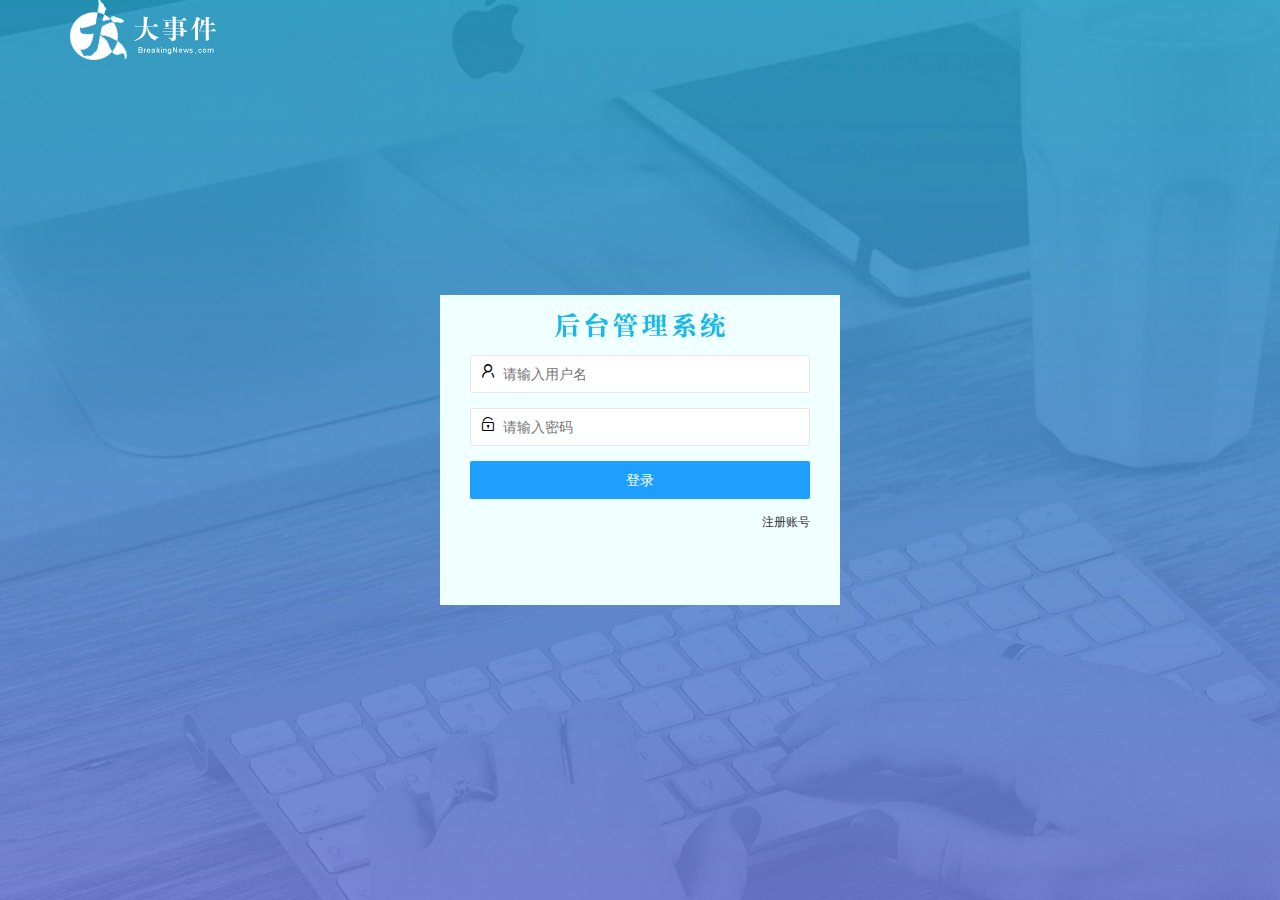
<file: login.html>
<!DOCTYPE html>
<html lang="en">

<head>
    <meta charset="UTF-8">
    <meta http-equiv="X-UA-Compatible" content="IE=edge">
    <meta name="viewport" content="width=device-width, initial-scale=1.0">
    <title>大事件-登录/注册</title>
    <!-- 导入图标样式 -->

    <!-- 导入layUI 样式 -->
    <link rel="stylesheet" href="/assets/lib/layui/css/layui.css">
    <!-- 导入自己的样式 -->
    <link rel="stylesheet" href="/assets/css/login.css">

</head>

<body>

    <!-- 头部logo区域 -->
    <div class="layui-main">
        <img src="/assets/images/logo.png" alt="">
    </div>


    <!-- ----------------------------------- -->

    <!-- 登录注册区域 -->
    <div class="loginAndRegBox">
        <div class="title-box"></div>

        <!-- 登陆的div -->
        <div class="login-box">
            <!-- 登陆的表单 -->
            <form class="layui-form" id="form_login">
                <!-- 用户名 -->
                <div class="layui-form-item ">
                    <i class="layui-icon layui-icon-username"></i>
                    <input type="text" name="username" required lay-verify="required" placeholder="请输入用户名"
                        autocomplete="off" class="layui-input">
                </div>
                <!-- 密码 -->
                <div class="layui-form-item">
                    <i class="layui-icon layui-icon-password"></i>
                    <input type="password" name="password" required lay-verify="required|pwd" placeholder="请输入密码"
                        autocomplete="off" class="layui-input">
                </div>
                <!-- 登陆按钮 -->
                <div class="layui-form-item">
                    <button class="layui-btn layui-btn-fluid  layui-btn-normal" lay-submit>登录</button>
                </div>
                <!-- 注册 -->
                <div class="layui-form-item links">
                    <a href="javascript:;" id="link_reg">注册账号</a>
                </div>
            </form>
            
        </div>
        <!-- 注册的div -->
        <div class="reg-box">
            <!-- 注册的表单 -->
            <form class="layui-form" id="form_reg">
                <!-- 用户名 -->
                <div class="layui-form-item ">
                    <i class="layui-icon layui-icon-username"></i>
                    <input type="text" name="username" required lay-verify="required" placeholder="请输入用户名"
                        autocomplete="off" class="layui-input">
                </div>
                <!-- 密码 -->
                <div class="layui-form-item">
                    <i class="layui-icon layui-icon-password"></i>
                    <input type="password" name="password" required lay-verify="required|pwd" placeholder="请输入密码"
                        autocomplete="off" class="layui-input">
                </div>
                <!-- 密码确认 -->
                <div class="layui-form-item">
                    <i class="layui-icon layui-icon-loading"></i>
                    <input type="password" name="repassword" required lay-verify="required|pwd|repwd" placeholder="再次确认密码"
                        autocomplete="off" class="layui-input">
                </div>

                <!-- 注册按钮 -->
                <div class="layui-form-item">
                    <button class="layui-btn layui-btn-fluid " lay-submit>注册</button>
                </div>
                <!-- 登录 -->
                <div class="layui-form-item links">
                    <a href="javascript:;" id="link_login">登录</a>
                </div>
            </form>
            
        </div>


    </div>

    <!-- 导入 query -->
    <script src="/assets/lib/jquery.js"></script>
    <!-- 导入Layui 的js文件 -->
    <script src="/assets/lib/layui/layui.all.js"></script>
    <!-- 导入 自己封装的 baseAPI.js -->
    <script src="/assets/js/baseAPI.js"></script>
    <!-- 导入自己的 JavaScript脚本 -->
    <script src="/assets/js/login.js"></script>
</body>

</html>
</file>
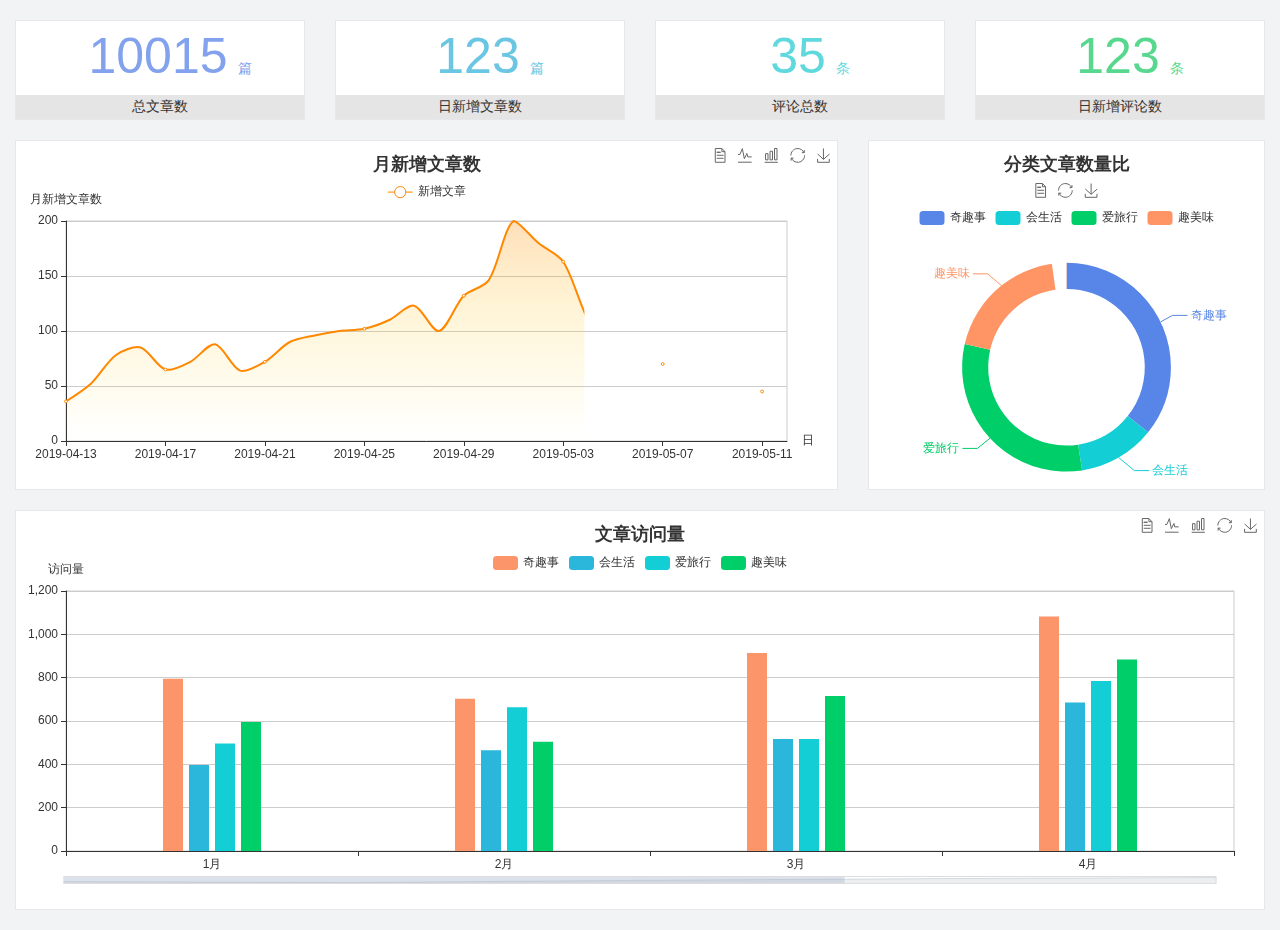
<file: home/dashboard.html>
<!DOCTYPE html>
<html lang="en">

<head>
  <meta charset="UTF-8">
  <meta name="viewport" content="width=device-width, initial-scale=1.0">
  <meta http-equiv="X-UA-Compatible" content="ie=edge">
  <title>图表统计</title>
  <link rel="stylesheet" href="../../assets/lib/bootstrap.css" />
  <link rel="stylesheet" href="../../assets/lib/main.css" />
  <script src="../../assets/lib/jquery.js"></script>
  <script type="text/javascript" src="../../assets/lib/echarts.min.js"></script>
</head>

<body>
  <div class="container-fluid">
    <div class="row spannel_list">
      <div class="col-sm-3 col-xs-6">
        <div class="spannel">
          <em>10015</em><span>篇</span>
          <b>总文章数</b>
        </div>
      </div>
      <div class="col-sm-3 col-xs-6">
        <div class="spannel scolor01">
          <em>123</em><span>篇</span>
          <b>日新增文章数</b>
        </div>
      </div>
      <div class="col-sm-3 col-xs-6">
        <div class="spannel scolor02">
          <em>35</em><span>条</span>
          <b>评论总数</b>
        </div>
      </div>
      <div class="col-sm-3 col-xs-6">
        <div class="spannel scolor03">
          <em>123</em><span>条</span>
          <b>日新增评论数</b>
        </div>
      </div>
    </div>
  </div>

  <div class="container-fluid">
    <div class="row curve-pie">
      <div class="col-lg-8 col-md-8">
        <div class="gragh_pannel" id="curve_show"></div>
      </div>
      <div class="col-lg-4 col-md-4">
        <div class="gragh_pannel" id="pie_show"></div>
      </div>
    </div>
  </div>

  <div class="container-fluid">
    <div class="column_pannel" id="column_show"></div>
  </div>

  <script>
    var oChart = echarts.init(document.getElementById('curve_show'));
    var aList_all = [
      { 'count': 36, 'date': '2019-04-13' },
      { 'count': 52, 'date': '2019-04-14' },
      { 'count': 78, 'date': '2019-04-15' },
      { 'count': 85, 'date': '2019-04-16' },
      { 'count': 65, 'date': '2019-04-17' },
      { 'count': 72, 'date': '2019-04-18' },
      { 'count': 88, 'date': '2019-04-19' },
      { 'count': 64, 'date': '2019-04-20' },
      { 'count': 72, 'date': '2019-04-21' },
      { 'count': 90, 'date': '2019-04-22' },
      { 'count': 96, 'date': '2019-04-23' },
      { 'count': 100, 'date': '2019-04-24' },
      { 'count': 102, 'date': '2019-04-25' },
      { 'count': 110, 'date': '2019-04-26' },
      { 'count': 123, 'date': '2019-04-27' },
      { 'count': 100, 'date': '2019-04-28' },
      { 'count': 132, 'date': '2019-04-29' },
      { 'count': 146, 'date': '2019-04-30' },
      { 'count': 200, 'date': '2019-05-01' },
      { 'count': 180, 'date': '2019-05-02' },
      { 'count': 163, 'date': '2019-05-03' },
      { 'count': 110, 'date': '2019-05-04' },
      { 'count': 80, 'date': '2019-05-05' },
      { 'count': 82, 'date': '2019-05-06' },
      { 'count': 70, 'date': '2019-05-07' },
      { 'count': 65, 'date': '2019-05-08' },
      { 'count': 54, 'date': '2019-05-09' },
      { 'count': 40, 'date': '2019-05-10' },
      { 'count': 45, 'date': '2019-05-11' },
      { 'count': 38, 'date': '2019-05-12' },
    ];

    let aCount = [];
    let aDate = [];

    for (var i = 0; i < aList_all.length; i++) {
      aCount.push(aList_all[i].count);
      aDate.push(aList_all[i].date);
    }

    var chartopt = {
      title: {
        text: '月新增文章数',
        left: 'center',
        top: '10'
      },
      tooltip: {
        trigger: 'axis'
      },
      legend: {
        data: ['新增文章'],
        top: '40'
      },
      toolbox: {
        show: true,
        feature: {
          mark: { show: true },
          dataView: { show: true, readOnly: false },
          magicType: { show: true, type: ['line', 'bar'] },
          restore: { show: true },
          saveAsImage: { show: true }
        }
      },
      calculable: true,
      xAxis: [
        {
          name: '日',
          type: 'category',
          boundaryGap: false,
          data: aDate
        }
      ],
      yAxis: [
        {
          name: '月新增文章数',
          type: 'value'
        }
      ],
      series: [
        {
          name: '新增文章',
          type: 'line',
          smooth: true,
          itemStyle: { normal: { areaStyle: { type: 'default' }, color: '#f80' }, lineStyle: { color: '#f80' } },
          data: aCount
        }],
      areaStyle: {
        normal: {
          color: new echarts.graphic.LinearGradient(0, 0, 0, 1, [{
            offset: 0,
            color: 'rgba(255,136,0,0.39)'
          }, {
            offset: .34,
            color: 'rgba(255,180,0,0.25)'
          }, {
            offset: 1,
            color: 'rgba(255,222,0,0.00)'
          }])

        }
      },
      grid: {
        show: true,
        x: 50,
        x2: 50,
        y: 80,
        height: 220
      }
    };

    oChart.setOption(chartopt);


    var oPie = echarts.init(document.getElementById('pie_show'));
    var oPieopt =
    {
      title: {
        top: 10,
        text: '分类文章数量比',
        x: 'center'
      },
      tooltip: {
        trigger: 'item',
        formatter: "{a} <br/>{b} : {c} ({d}%)"
      },
      color: ['#5885e8', '#13cfd5', '#00ce68', '#ff9565'],
      legend: {
        x: 'center',
        top: 65,
        data: ['奇趣事', '会生活', '爱旅行', '趣美味']
      },
      toolbox: {
        show: true,
        x: 'center',
        top: 35,
        feature: {
          mark: { show: true },
          dataView: { show: true, readOnly: false },
          magicType: {
            show: true,
            type: ['pie', 'funnel'],
            option: {
              funnel: {
                x: '25%',
                width: '50%',
                funnelAlign: 'left',
                max: 1548
              }
            }
          },
          restore: { show: true },
          saveAsImage: { show: true }
        }
      },
      calculable: true,
      series: [
        {
          name: '访问来源',
          type: 'pie',
          radius: ['45%', '60%'],
          center: ['50%', '65%'],
          data: [
            { value: 300, name: '奇趣事' },
            { value: 100, name: '会生活' },
            { value: 260, name: '爱旅行' },
            { value: 180, name: '趣美味' }
          ]
        }
      ]
    };
    oPie.setOption(oPieopt);



    var oColumn = this.echarts.init(document.getElementById('column_show'));
    var oColumnopt =
    {
      title: {
        text: '文章访问量',
        left: 'center',
        top: '10'
      },
      tooltip: {
        trigger: 'axis'
      },
      legend: {
        data: ['奇趣事', '会生活', '爱旅行', '趣美味'],
        top: '40'
      },
      toolbox: {
        show: true,
        feature: {
          mark: { show: true },
          dataView: { show: true, readOnly: false },
          magicType: { show: true, type: ['line', 'bar'] },
          restore: { show: true },
          saveAsImage: { show: true }
        }
      },
      calculable: true,
      xAxis: [
        {
          type: 'category',
          data: ['1月', '2月', '3月', '4月', '5月']
        }
      ],
      yAxis: [
        {
          name: '访问量',
          type: 'value'
        }
      ],
      series: [
        {
          name: '奇趣事',
          type: 'bar',
          barWidth: 20,
          itemStyle: {
            normal: { areaStyle: { type: 'default' }, color: '#fd956a' }
          },
          data: [800, 708, 920, 1090, 1200]
        },
        {
          name: '会生活',
          type: 'bar',
          barWidth: 20,
          itemStyle: {
            normal: { areaStyle: { type: 'default' }, color: '#2bb6db' }
          },
          data: [400, 468, 520, 690, 800]
        },
        {
          name: '爱旅行',
          type: 'bar',
          barWidth: 20,
          itemStyle: {
            normal: { areaStyle: { type: 'default' }, color: '#13cfd5' }
          },
          data: [500, 668, 520, 790, 900]
        },
        {
          name: '趣美味',
          type: 'bar',
          barWidth: 20,
          itemStyle: {
            normal: { areaStyle: { type: 'default' }, color: '#00ce68' }
          },
          data: [600, 508, 720, 890, 1000]
        }
      ],
      grid: {
        show: true,
        x: 50,
        x2: 30,
        y: 80,
        height: 260
      },
      dataZoom: [//给x轴设置滚动条
        {
          start: 0,//默认为0
          end: 100 - 1000 / 31,//默认为100
          type: 'slider',
          show: true,
          xAxisIndex: [0],
          handleSize: 0,//滑动条的 左右2个滑动条的大小
          height: 8,//组件高度
          left: 45, //左边的距离
          right: 50,//右边的距离
          bottom: 26,//右边的距离
          handleColor: '#ddd',//h滑动图标的颜色
          handleStyle: {
            borderColor: "#cacaca",
            borderWidth: "1",
            shadowBlur: 2,
            background: "#ddd",
            shadowColor: "#ddd",
          }
        }]
    };
    oColumn.setOption(oColumnopt);
  </script>
</body>

</html>
</file>
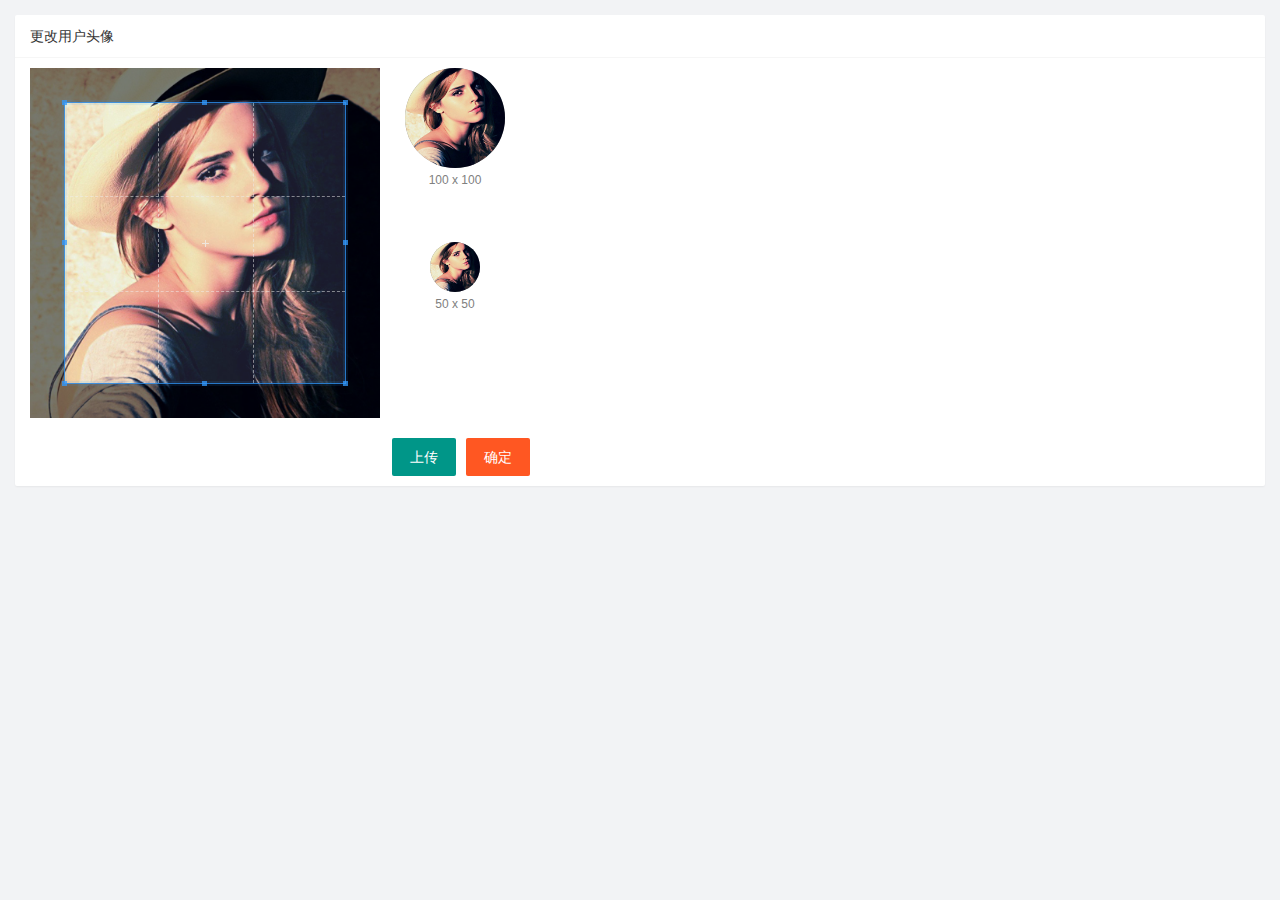
<file: user/user_avatar.html>
<!DOCTYPE html>
<html lang="en">

<head>
    <meta charset="UTF-8">
    <meta http-equiv="X-UA-Compatible" content="IE=edge">
    <meta name="viewport" content="width=device-width, initial-scale=1.0">
    <title>Document</title>
</head>

<body>
    <!-- 导入 layui 的样式 -->
    <link rel="stylesheet" href="/assets/lib/layui/css/layui.css">

    <link rel="stylesheet" href="/assets/lib/cropper/cropper.css">

    <!-- 导入自己的样式 -->
    <link rel="stylesheet" href="/assets/css/user/user_avatar.css">


    <!-- 卡片布局 -->
    <div class="layui-card">
        <div class="layui-card-header">更改用户头像</div>
        <div class="layui-card-body">

            <!-- 第一行的图片裁剪和预览区域 -->
            <div class="row1">
                <!-- 图片裁剪区域 -->
                <div class="cropper-box">
                    <!-- 这个 img 标签很重要，将来会把它初始化为裁剪区域 -->
                    <img id="image" src="/assets/images/sample.jpg" />
                </div>
                <!-- 图片的预览区域 -->
                <div class="preview-box">
                    <div>
                        <!-- 宽高为 100px 的预览区域 -->
                        <div class="img-preview w100"></div>
                        <p class="size">100 x 100</p>
                    </div>
                    <div>
                        <!-- 宽高为 50px 的预览区域 -->
                        <div class="img-preview w50"></div>
                        <p class="size">50 x 50</p>
                    </div>
                </div>
            </div>

            <!-- 第二行的按钮区域 -->
            <div class="row2">
                <!-- 通过 accpet 属性，可以指定，允许用户选择什么类型的文件 -->
                <input type="file" id="file" accept="image/png,image/jpeg">
                <button type="button" class="layui-btn" id="btnChooseImage">上传</button>
                <button type="button" class="layui-btn layui-btn-danger" id="btnUpload"> 确定</button>
            </div>

        </div>
    </div>






    <!-- 导入 layui 的js文件 -->
    <script src="/assets/lib/layui/layui.all.js"></script>

    <!-- 导入 jquery  -->
    <script src="/assets/lib/jquery.js"></script>

    <script src="/assets/lib/cropper/Cropper.js"></script>
    <script src="/assets/lib/cropper/jquery-cropper.js"></script>

    <!-- 导入 baseAPI -->
    <script src="/assets/js/baseAPI.js"></script>

    <!-- 导入自己的 js 文件 -->
    <script src="/assets/js/user/user_avatar.js"></script>
</body>

</html>
</file>
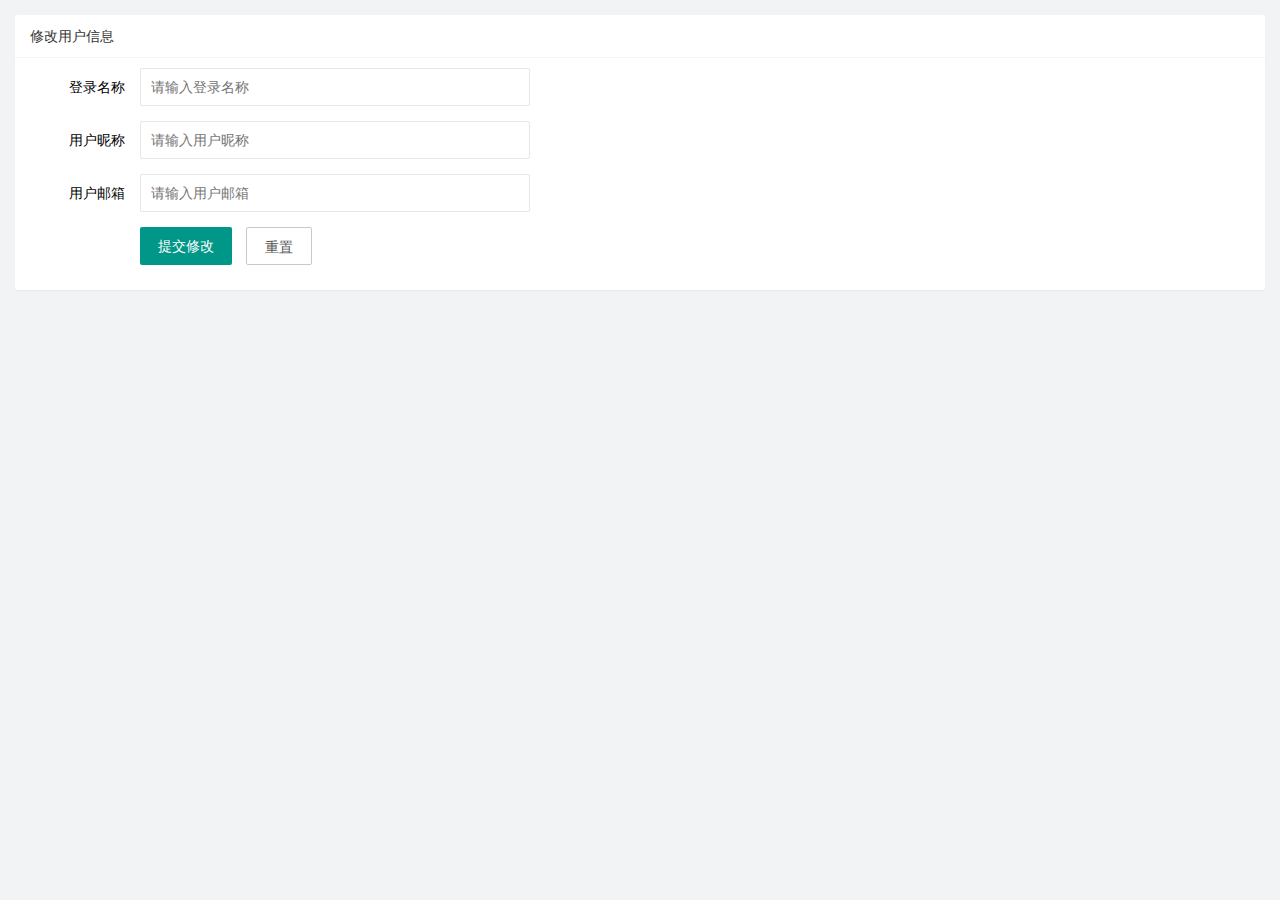
<file: user/user_info.html>
<!DOCTYPE html>
<html lang="en">

<head>
    <meta charset="UTF-8">
    <meta http-equiv="X-UA-Compatible" content="IE=edge">
    <meta name="viewport" content="width=ge, initial-scale=1.0">
    <title>Document</title>
    <!-- 导入 layui 的样式 -->
    <link rel="stylesheet" href="/assets/lib/layui/css/layui.css">

    <!-- 导入自己的样式 -->
    <link rel="stylesheet" href="/assets/css/user/user_info.css">
</head>

<body>
    <!-- 卡片区域 -->
    <div class="layui-card">
        <div class="layui-card-header">修改用户信息</div>
        <div class="layui-card-body">

            <!-- form 表单区域 -->
            <form class="layui-form" lay-filter="formUserInfo">
                <!-- 这是隐藏域 -->
                <input type="hidden" name="id" >
                <div class="layui-form-item">
                    <label class="layui-form-label">登录名称</label>
                    <div class="layui-input-block">
                        <input type="text" name="username" required lay-verify="required" placeholder="请输入登录名称"
                            autocomplete="off" class="layui-input" readonly>
                    </div>
                </div>

                <div class="layui-form-item">
                    <label class="layui-form-label">用户昵称</label>
                    <div class="layui-input-block">
                        <input type="text" name="nickname" required lay-verify="required|nickname" placeholder="请输入用户昵称"
                            autocomplete="off" class="layui-input">
                    </div>
                </div>

                <div class="layui-form-item">
                    <label class="layui-form-label">用户邮箱</label>
                    <div class="layui-input-block">
                        <input type="text" name="email" required lay-verify="required|email" placeholder="请输入用户邮箱"
                            autocomplete="off" class="layui-input">
                    </div>
                </div>

                <div class="layui-form-item">
                    <div class="layui-input-block">
                        <button class="layui-btn" lay-submit lay-filter="formDemo">提交修改</button>
                        <button type="reset" class="layui-btn layui-btn-primary" id="btnReset">重置</button>
                    </div>
                </div>

            </form>
        </div>
    </div>




    <!-- 导入 layui 的js文件 -->
    <script src="/assets/lib/layui/layui.all.js"></script>

    <!-- 导入 jquery  -->
    <script src="/assets/lib/jquery.js"></script>

    <!-- 导入 baseAPI -->
    <script src="/assets/js/baseAPI.js"></script>

    <!-- 导入自己的 js 文件 -->
    <script src="/assets/js/user/user_info.js"></script>
</body>

</html>
</file>
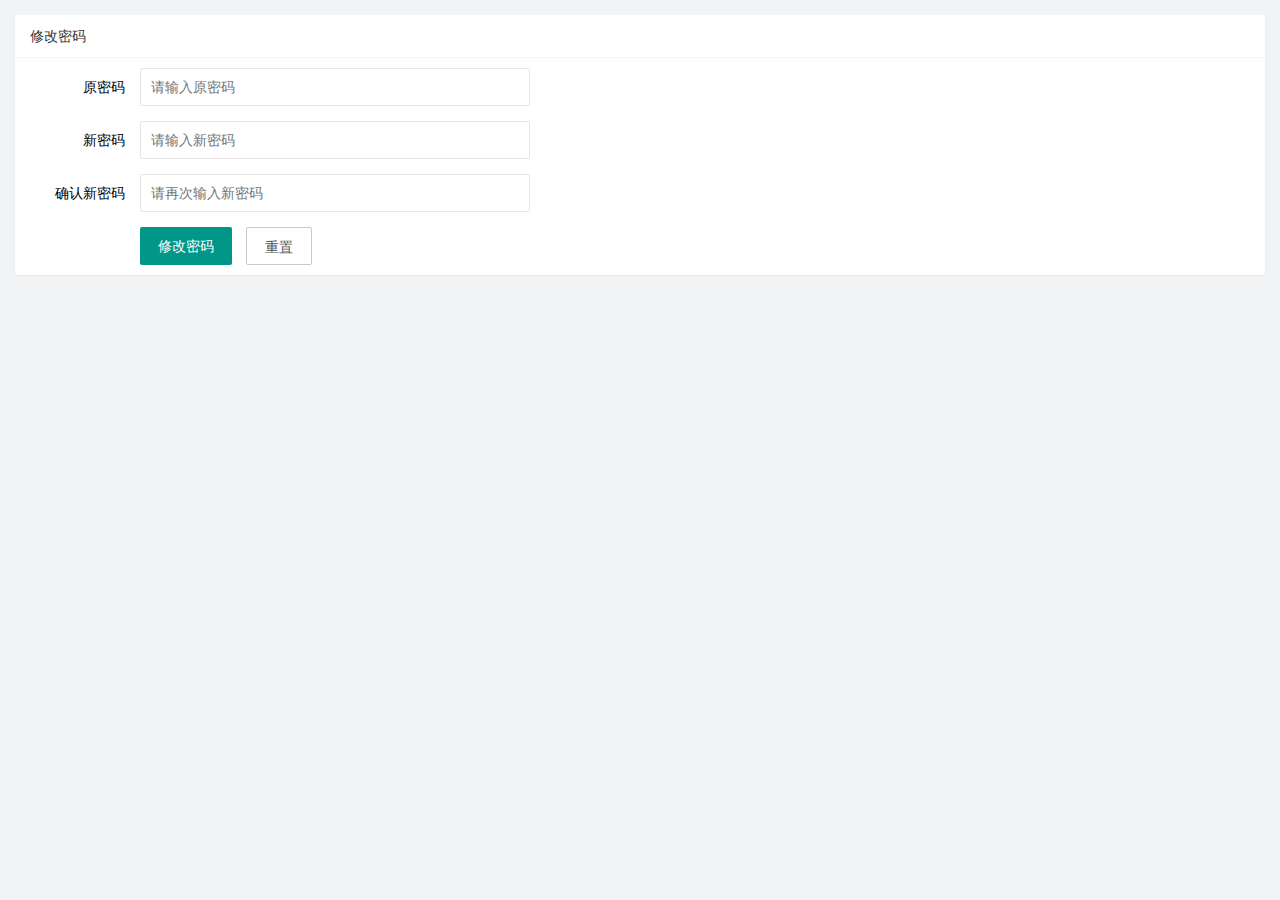
<file: user/user_pwd.html>
<!DOCTYPE html>
<html lang="en">

<head>
    <meta charset="UTF-8">
    <meta http-equiv="X-UA-Compatible" content="IE=edge">
    <meta name="viewport" content="width=device-width, initial-scale=1.0">
    <title>Document</title>
    <!-- 导入 layui 的样式 -->
    <link rel="stylesheet" href="/assets/lib/layui/css/layui.css">

    <!-- 导入自己的样式 -->
    <link rel="stylesheet" href="/assets/css/user/user_pwd.css">
</head>

<body>
    <!-- 卡片布局 -->
    <div class="layui-card">
        <div class="layui-card-header">修改密码</div>
        <div class="layui-card-body">

            <form class="layui-form" action="">
                <div class="layui-form-item">
                    <label class="layui-form-label">原密码</label>
                    <div class="layui-input-block">
                        <input type="password" name="oldPwd" required lay-verify="required|pwd" placeholder="请输入原密码"
                            autocomplete="off" class="layui-input">
                    </div>
                </div>

                <div class="layui-form-item">
                    <label class="layui-form-label">新密码</label>
                    <div class="layui-input-block">
                        <input type="password" name="newPwd" required lay-verify="required|pwd|samePwd" placeholder="请输入新密码"
                            autocomplete="off" class="layui-input">
                    </div>
                </div>

                <div class="layui-form-item">
                    <label class="layui-form-label">确认新密码</label>
                    <div class="layui-input-block">
                        <input type="password" name="rePwd" required lay-verify="required|pwd|rePwd" placeholder="请再次输入新密码"
                            autocomplete="off" class="layui-input">
                    </div>
                </div>

                <div class="layui-input-block">
                    <button class="layui-btn" lay-submit lay-filter="formDemo">修改密码</button>
                    <button type="reset" class="layui-btn layui-btn-primary">重置</button>
                </div>
            </form>

        </div>
    </div>





    <!-- 导入 layui 的js文件 -->
    <script src="/assets/lib/layui/layui.all.js"></script>

    <!-- 导入 jquery  -->
    <script src="/assets/lib/jquery.js"></script>

    <!-- 导入 baseAPI -->
    <script src="/assets/js/baseAPI.js"></script>

    <!-- 导入自己的 js 文件 -->
    <script src="/assets/js/user/user_pwd.js"></script>

</body>

</html>
</file>
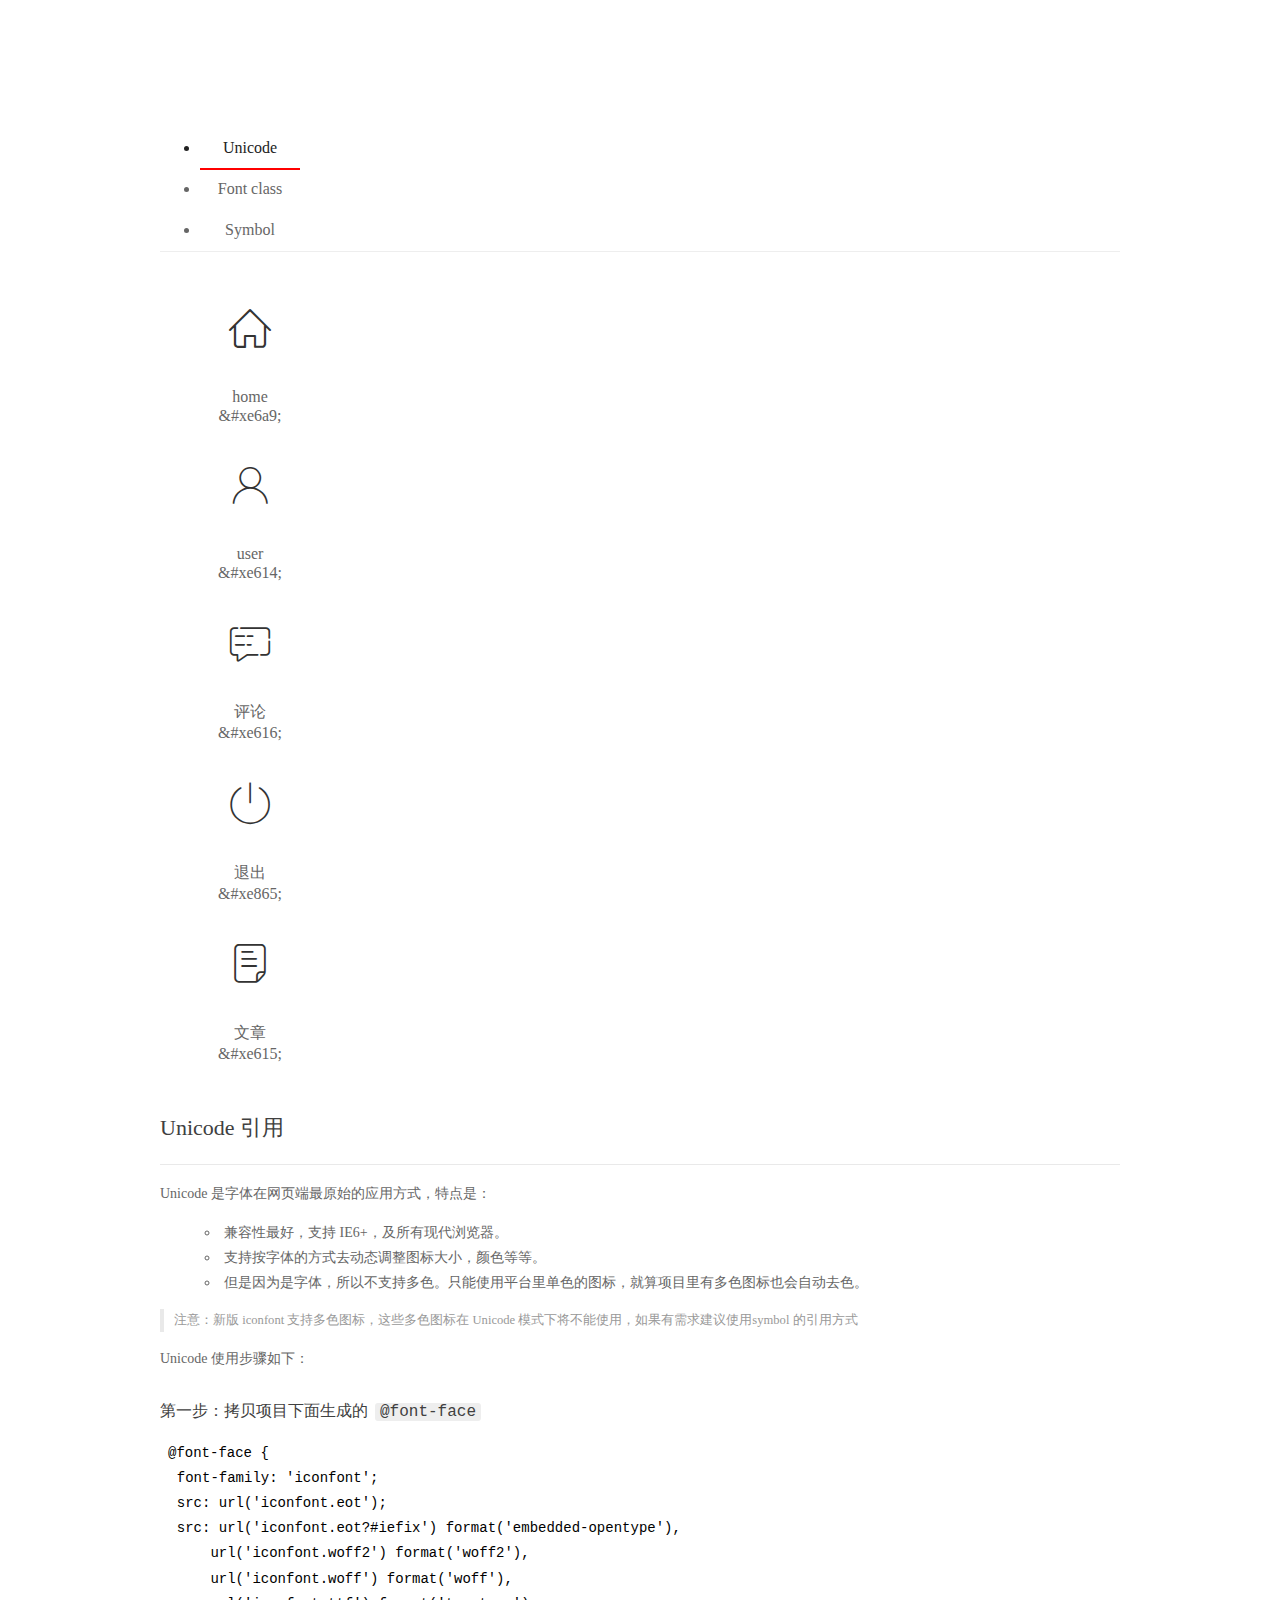
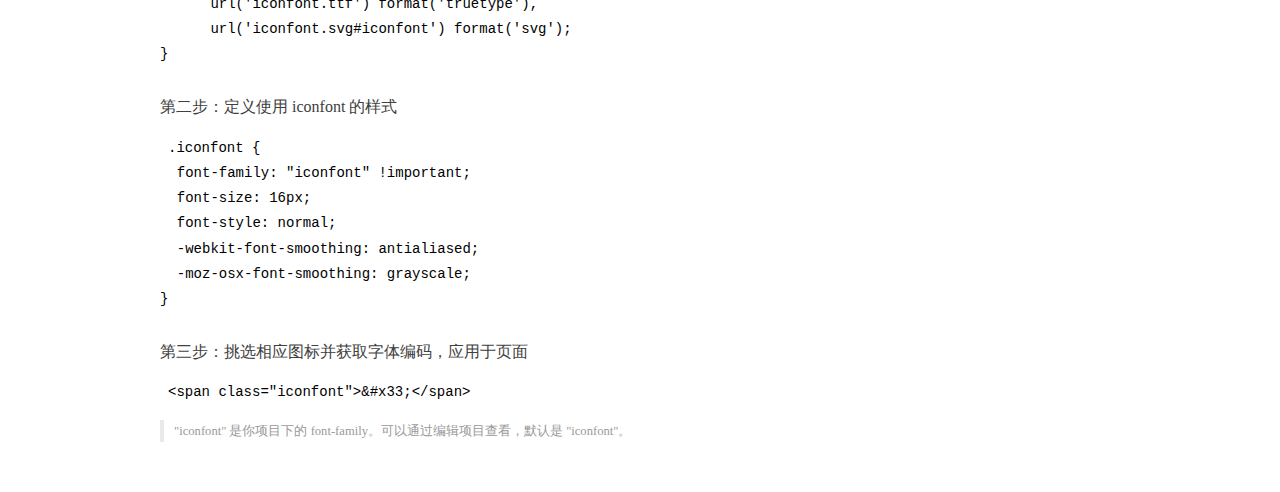
<file: assets/fonts/demo_index.html>
<!DOCTYPE html>
<html>
<head>
  <meta charset="utf-8"/>
  <title>IconFont Demo</title>
  <link rel="shortcut icon" href="https://gtms04.alicdn.com/tps/i4/TB1_oz6GVXXXXaFXpXXJDFnIXXX-64-64.ico" type="image/x-icon"/>
  <link rel="stylesheet" href="https://g.alicdn.com/thx/cube/1.3.2/cube.min.css">
  <link rel="stylesheet" href="demo.css">
  <link rel="stylesheet" href="iconfont.css">
  <script src="iconfont.js"></script>
  <!-- jQuery -->
  <script src="https://a1.alicdn.com/oss/uploads/2018/12/26/7bfddb60-08e8-11e9-9b04-53e73bb6408b.js"></script>
  <!-- 代码高亮 -->
  <script src="https://a1.alicdn.com/oss/uploads/2018/12/26/a3f714d0-08e6-11e9-8a15-ebf944d7534c.js"></script>
</head>
<body>
  <div class="main">
    <h1 class="logo"><a href="https://www.iconfont.cn/" title="iconfont 首页" target="_blank">&#xe86b;</a></h1>
    <div class="nav-tabs">
      <ul id="tabs" class="dib-box">
        <li class="dib active"><span>Unicode</span></li>
        <li class="dib"><span>Font class</span></li>
        <li class="dib"><span>Symbol</span></li>
      </ul>
      
    </div>
    <div class="tab-container">
      <div class="content unicode" style="display: block;">
          <ul class="icon_lists dib-box">
          
            <li class="dib">
              <span class="icon iconfont">&#xe6a9;</span>
                <div class="name">home</div>
                <div class="code-name">&amp;#xe6a9;</div>
              </li>
          
            <li class="dib">
              <span class="icon iconfont">&#xe614;</span>
                <div class="name">user</div>
                <div class="code-name">&amp;#xe614;</div>
              </li>
          
            <li class="dib">
              <span class="icon iconfont">&#xe616;</span>
                <div class="name">评论</div>
                <div class="code-name">&amp;#xe616;</div>
              </li>
          
            <li class="dib">
              <span class="icon iconfont">&#xe865;</span>
                <div class="name">退出</div>
                <div class="code-name">&amp;#xe865;</div>
              </li>
          
            <li class="dib">
              <span class="icon iconfont">&#xe615;</span>
                <div class="name">文章</div>
                <div class="code-name">&amp;#xe615;</div>
              </li>
          
          </ul>
          <div class="article markdown">
          <h2 id="unicode-">Unicode 引用</h2>
          <hr>

          <p>Unicode 是字体在网页端最原始的应用方式，特点是：</p>
          <ul>
            <li>兼容性最好，支持 IE6+，及所有现代浏览器。</li>
            <li>支持按字体的方式去动态调整图标大小，颜色等等。</li>
            <li>但是因为是字体，所以不支持多色。只能使用平台里单色的图标，就算项目里有多色图标也会自动去色。</li>
          </ul>
          <blockquote>
            <p>注意：新版 iconfont 支持多色图标，这些多色图标在 Unicode 模式下将不能使用，如果有需求建议使用symbol 的引用方式</p>
          </blockquote>
          <p>Unicode 使用步骤如下：</p>
          <h3 id="-font-face">第一步：拷贝项目下面生成的 <code>@font-face</code></h3>
<pre><code class="language-css"
>@font-face {
  font-family: 'iconfont';
  src: url('iconfont.eot');
  src: url('iconfont.eot?#iefix') format('embedded-opentype'),
      url('iconfont.woff2') format('woff2'),
      url('iconfont.woff') format('woff'),
      url('iconfont.ttf') format('truetype'),
      url('iconfont.svg#iconfont') format('svg');
}
</code></pre>
          <h3 id="-iconfont-">第二步：定义使用 iconfont 的样式</h3>
<pre><code class="language-css"
>.iconfont {
  font-family: "iconfont" !important;
  font-size: 16px;
  font-style: normal;
  -webkit-font-smoothing: antialiased;
  -moz-osx-font-smoothing: grayscale;
}
</code></pre>
          <h3 id="-">第三步：挑选相应图标并获取字体编码，应用于页面</h3>
<pre>
<code class="language-html"
>&lt;span class="iconfont"&gt;&amp;#x33;&lt;/span&gt;
</code></pre>
          <blockquote>
            <p>"iconfont" 是你项目下的 font-family。可以通过编辑项目查看，默认是 "iconfont"。</p>
          </blockquote>
          </div>
      </div>
      <div class="content font-class">
        <ul class="icon_lists dib-box">
          
          <li class="dib">
            <span class="icon iconfont icon-home"></span>
            <div class="name">
              home
            </div>
            <div class="code-name">.icon-home
            </div>
          </li>
          
          <li class="dib">
            <span class="icon iconfont icon-user"></span>
            <div class="name">
              user
            </div>
            <div class="code-name">.icon-user
            </div>
          </li>
          
          <li class="dib">
            <span class="icon iconfont icon-pinglun"></span>
            <div class="name">
              评论
            </div>
            <div class="code-name">.icon-pinglun
            </div>
          </li>
          
          <li class="dib">
            <span class="icon iconfont icon-tuichu"></span>
            <div class="name">
              退出
            </div>
            <div class="code-name">.icon-tuichu
            </div>
          </li>
          
          <li class="dib">
            <span class="icon iconfont icon-16"></span>
            <div class="name">
              文章
            </div>
            <div class="code-name">.icon-16
            </div>
          </li>
          
        </ul>
        <div class="article markdown">
        <h2 id="font-class-">font-class 引用</h2>
        <hr>

        <p>font-class 是 Unicode 使用方式的一种变种，主要是解决 Unicode 书写不直观，语意不明确的问题。</p>
        <p>与 Unicode 使用方式相比，具有如下特点：</p>
        <ul>
          <li>兼容性良好，支持 IE8+，及所有现代浏览器。</li>
          <li>相比于 Unicode 语意明确，书写更直观。可以很容易分辨这个 icon 是什么。</li>
          <li>因为使用 class 来定义图标，所以当要替换图标时，只需要修改 class 里面的 Unicode 引用。</li>
          <li>不过因为本质上还是使用的字体，所以多色图标还是不支持的。</li>
        </ul>
        <p>使用步骤如下：</p>
        <h3 id="-fontclass-">第一步：引入项目下面生成的 fontclass 代码：</h3>
<pre><code class="language-html">&lt;link rel="stylesheet" href="./iconfont.css"&gt;
</code></pre>
        <h3 id="-">第二步：挑选相应图标并获取类名，应用于页面：</h3>
<pre><code class="language-html">&lt;span class="iconfont icon-xxx"&gt;&lt;/span&gt;
</code></pre>
        <blockquote>
          <p>"
            iconfont" 是你项目下的 font-family。可以通过编辑项目查看，默认是 "iconfont"。</p>
        </blockquote>
      </div>
      </div>
      <div class="content symbol">
          <ul class="icon_lists dib-box">
          
            <li class="dib">
                <svg class="icon svg-icon" aria-hidden="true">
                  <use xlink:href="#icon-home"></use>
                </svg>
                <div class="name">home</div>
                <div class="code-name">#icon-home</div>
            </li>
          
            <li class="dib">
                <svg class="icon svg-icon" aria-hidden="true">
                  <use xlink:href="#icon-user"></use>
                </svg>
                <div class="name">user</div>
                <div class="code-name">#icon-user</div>
            </li>
          
            <li class="dib">
                <svg class="icon svg-icon" aria-hidden="true">
                  <use xlink:href="#icon-pinglun"></use>
                </svg>
                <div class="name">评论</div>
                <div class="code-name">#icon-pinglun</div>
            </li>
          
            <li class="dib">
                <svg class="icon svg-icon" aria-hidden="true">
                  <use xlink:href="#icon-tuichu"></use>
                </svg>
                <div class="name">退出</div>
                <div class="code-name">#icon-tuichu</div>
            </li>
          
            <li class="dib">
                <svg class="icon svg-icon" aria-hidden="true">
                  <use xlink:href="#icon-16"></use>
                </svg>
                <div class="name">文章</div>
                <div class="code-name">#icon-16</div>
            </li>
          
          </ul>
          <div class="article markdown">
          <h2 id="symbol-">Symbol 引用</h2>
          <hr>

          <p>这是一种全新的使用方式，应该说这才是未来的主流，也是平台目前推荐的用法。相关介绍可以参考这篇<a href="">文章</a>
            这种用法其实是做了一个 SVG 的集合，与另外两种相比具有如下特点：</p>
          <ul>
            <li>支持多色图标了，不再受单色限制。</li>
            <li>通过一些技巧，支持像字体那样，通过 <code>font-size</code>, <code>color</code> 来调整样式。</li>
            <li>兼容性较差，支持 IE9+，及现代浏览器。</li>
            <li>浏览器渲染 SVG 的性能一般，还不如 png。</li>
          </ul>
          <p>使用步骤如下：</p>
          <h3 id="-symbol-">第一步：引入项目下面生成的 symbol 代码：</h3>
<pre><code class="language-html">&lt;script src="./iconfont.js"&gt;&lt;/script&gt;
</code></pre>
          <h3 id="-css-">第二步：加入通用 CSS 代码（引入一次就行）：</h3>
<pre><code class="language-html">&lt;style&gt;
.icon {
  width: 1em;
  height: 1em;
  vertical-align: -0.15em;
  fill: currentColor;
  overflow: hidden;
}
&lt;/style&gt;
</code></pre>
          <h3 id="-">第三步：挑选相应图标并获取类名，应用于页面：</h3>
<pre><code class="language-html">&lt;svg class="icon" aria-hidden="true"&gt;
  &lt;use xlink:href="#icon-xxx"&gt;&lt;/use&gt;
&lt;/svg&gt;
</code></pre>
          </div>
      </div>

    </div>
  </div>
  <script>
  $(document).ready(function () {
      $('.tab-container .content:first').show()

      $('#tabs li').click(function (e) {
        var tabContent = $('.tab-container .content')
        var index = $(this).index()

        if ($(this).hasClass('active')) {
          return
        } else {
          $('#tabs li').removeClass('active')
          $(this).addClass('active')

          tabContent.hide().eq(index).fadeIn()
        }
      })
    })
  </script>
</body>
</html>
</file>
<file: assets/lib/layui/css/layui.css>
/** layui-v2.5.5 MIT License By https://www.layui.com */
 .layui-inline,img{display:inline-block;vertical-align:middle}h1,h2,h3,h4,h5,h6{font-weight:400}.layui-edge,.layui-header,.layui-inline,.layui-main{position:relative}.layui-body,.layui-edge,.layui-elip{overflow:hidden}.layui-btn,.layui-edge,.layui-inline,img{vertical-align:middle}.layui-btn,.layui-disabled,.layui-icon,.layui-unselect{-moz-user-select:none;-webkit-user-select:none;-ms-user-select:none}.layui-elip,.layui-form-checkbox span,.layui-form-pane .layui-form-label{text-overflow:ellipsis;white-space:nowrap}.layui-breadcrumb,.layui-tree-btnGroup{visibility:hidden}blockquote,body,button,dd,div,dl,dt,form,h1,h2,h3,h4,h5,h6,input,li,ol,p,pre,td,textarea,th,ul{margin:0;padding:0;-webkit-tap-highlight-color:rgba(0,0,0,0)}a:active,a:hover{outline:0}img{border:none}li{list-style:none}table{border-collapse:collapse;border-spacing:0}h4,h5,h6{font-size:100%}button,input,optgroup,option,select,textarea{font-family:inherit;font-size:inherit;font-style:inherit;font-weight:inherit;outline:0}pre{white-space:pre-wrap;white-space:-moz-pre-wrap;white-space:-pre-wrap;white-space:-o-pre-wrap;word-wrap:break-word}body{line-height:24px;font:14px Helvetica Neue,Helvetica,PingFang SC,Tahoma,Arial,sans-serif}hr{height:1px;margin:10px 0;border:0;clear:both}a{color:#333;text-decoration:none}a:hover{color:#777}a cite{font-style:normal;*cursor:pointer}.layui-border-box,.layui-border-box *{box-sizing:border-box}.layui-box,.layui-box *{box-sizing:content-box}.layui-clear{clear:both;*zoom:1}.layui-clear:after{content:'\20';clear:both;*zoom:1;display:block;height:0}.layui-inline{*display:inline;*zoom:1}.layui-edge{display:inline-block;width:0;height:0;border-width:6px;border-style:dashed;border-color:transparent}.layui-edge-top{top:-4px;border-bottom-color:#999;border-bottom-style:solid}.layui-edge-right{border-left-color:#999;border-left-style:solid}.layui-edge-bottom{top:2px;border-top-color:#999;border-top-style:solid}.layui-edge-left{border-right-color:#999;border-right-style:solid}.layui-disabled,.layui-disabled:hover{color:#d2d2d2!important;cursor:not-allowed!important}.layui-circle{border-radius:100%}.layui-show{display:block!important}.layui-hide{display:none!important}@font-face{font-family:layui-icon;src:url(../font/iconfont.eot?v=250);src:url(../font/iconfont.eot?v=250#iefix) format('embedded-opentype'),url(../font/iconfont.woff2?v=250) format('woff2'),url(../font/iconfont.woff?v=250) format('woff'),url(../font/iconfont.ttf?v=250) format('truetype'),url(../font/iconfont.svg?v=250#layui-icon) format('svg')}.layui-icon{font-family:layui-icon!important;font-size:16px;font-style:normal;-webkit-font-smoothing:antialiased;-moz-osx-font-smoothing:grayscale}.layui-icon-reply-fill:before{content:"\e611"}.layui-icon-set-fill:before{content:"\e614"}.layui-icon-menu-fill:before{content:"\e60f"}.layui-icon-search:before{content:"\e615"}.layui-icon-share:before{content:"\e641"}.layui-icon-set-sm:before{content:"\e620"}.layui-icon-engine:before{content:"\e628"}.layui-icon-close:before{content:"\1006"}.layui-icon-close-fill:before{content:"\1007"}.layui-icon-chart-screen:before{content:"\e629"}.layui-icon-star:before{content:"\e600"}.layui-icon-circle-dot:before{content:"\e617"}.layui-icon-chat:before{content:"\e606"}.layui-icon-release:before{content:"\e609"}.layui-icon-list:before{content:"\e60a"}.layui-icon-chart:before{content:"\e62c"}.layui-icon-ok-circle:before{content:"\1005"}.layui-icon-layim-theme:before{content:"\e61b"}.layui-icon-table:before{content:"\e62d"}.layui-icon-right:before{content:"\e602"}.layui-icon-left:before{content:"\e603"}.layui-icon-cart-simple:before{content:"\e698"}.layui-icon-face-cry:before{content:"\e69c"}.layui-icon-face-smile:before{content:"\e6af"}.layui-icon-survey:before{content:"\e6b2"}.layui-icon-tree:before{content:"\e62e"}.layui-icon-upload-circle:before{content:"\e62f"}.layui-icon-add-circle:before{content:"\e61f"}.layui-icon-download-circle:before{content:"\e601"}.layui-icon-templeate-1:before{content:"\e630"}.layui-icon-util:before{content:"\e631"}.layui-icon-face-surprised:before{content:"\e664"}.layui-icon-edit:before{content:"\e642"}.layui-icon-speaker:before{content:"\e645"}.layui-icon-down:before{content:"\e61a"}.layui-icon-file:before{content:"\e621"}.layui-icon-layouts:before{content:"\e632"}.layui-icon-rate-half:before{content:"\e6c9"}.layui-icon-add-circle-fine:before{content:"\e608"}.layui-icon-prev-circle:before{content:"\e633"}.layui-icon-read:before{content:"\e705"}.layui-icon-404:before{content:"\e61c"}.layui-icon-carousel:before{content:"\e634"}.layui-icon-help:before{content:"\e607"}.layui-icon-code-circle:before{content:"\e635"}.layui-icon-water:before{content:"\e636"}.layui-icon-username:before{content:"\e66f"}.layui-icon-find-fill:before{content:"\e670"}.layui-icon-about:before{content:"\e60b"}.layui-icon-location:before{content:"\e715"}.layui-icon-up:before{content:"\e619"}.layui-icon-pause:before{content:"\e651"}.layui-icon-date:before{content:"\e637"}.layui-icon-layim-uploadfile:before{content:"\e61d"}.layui-icon-delete:before{content:"\e640"}.layui-icon-play:before{content:"\e652"}.layui-icon-top:before{content:"\e604"}.layui-icon-friends:before{content:"\e612"}.layui-icon-refresh-3:before{content:"\e9aa"}.layui-icon-ok:before{content:"\e605"}.layui-icon-layer:before{content:"\e638"}.layui-icon-face-smile-fine:before{content:"\e60c"}.layui-icon-dollar:before{content:"\e659"}.layui-icon-group:before{content:"\e613"}.layui-icon-layim-download:before{content:"\e61e"}.layui-icon-picture-fine:before{content:"\e60d"}.layui-icon-link:before{content:"\e64c"}.layui-icon-diamond:before{content:"\e735"}.layui-icon-log:before{content:"\e60e"}.layui-icon-rate-solid:before{content:"\e67a"}.layui-icon-fonts-del:before{content:"\e64f"}.layui-icon-unlink:before{content:"\e64d"}.layui-icon-fonts-clear:before{content:"\e639"}.layui-icon-triangle-r:before{content:"\e623"}.layui-icon-circle:before{content:"\e63f"}.layui-icon-radio:before{content:"\e643"}.layui-icon-align-center:before{content:"\e647"}.layui-icon-align-right:before{content:"\e648"}.layui-icon-align-left:before{content:"\e649"}.layui-icon-loading-1:before{content:"\e63e"}.layui-icon-return:before{content:"\e65c"}.layui-icon-fonts-strong:before{content:"\e62b"}.layui-icon-upload:before{content:"\e67c"}.layui-icon-dialogue:before{content:"\e63a"}.layui-icon-video:before{content:"\e6ed"}.layui-icon-headset:before{content:"\e6fc"}.layui-icon-cellphone-fine:before{content:"\e63b"}.layui-icon-add-1:before{content:"\e654"}.layui-icon-face-smile-b:before{content:"\e650"}.layui-icon-fonts-html:before{content:"\e64b"}.layui-icon-form:before{content:"\e63c"}.layui-icon-cart:before{content:"\e657"}.layui-icon-camera-fill:before{content:"\e65d"}.layui-icon-tabs:before{content:"\e62a"}.layui-icon-fonts-code:before{content:"\e64e"}.layui-icon-fire:before{content:"\e756"}.layui-icon-set:before{content:"\e716"}.layui-icon-fonts-u:before{content:"\e646"}.layui-icon-triangle-d:before{content:"\e625"}.layui-icon-tips:before{content:"\e702"}.layui-icon-picture:before{content:"\e64a"}.layui-icon-more-vertical:before{content:"\e671"}.layui-icon-flag:before{content:"\e66c"}.layui-icon-loading:before{content:"\e63d"}.layui-icon-fonts-i:before{content:"\e644"}.layui-icon-refresh-1:before{content:"\e666"}.layui-icon-rmb:before{content:"\e65e"}.layui-icon-home:before{content:"\e68e"}.layui-icon-user:before{content:"\e770"}.layui-icon-notice:before{content:"\e667"}.layui-icon-login-weibo:before{content:"\e675"}.layui-icon-voice:before{content:"\e688"}.layui-icon-upload-drag:before{content:"\e681"}.layui-icon-login-qq:before{content:"\e676"}.layui-icon-snowflake:before{content:"\e6b1"}.layui-icon-file-b:before{content:"\e655"}.layui-icon-template:before{content:"\e663"}.layui-icon-auz:before{content:"\e672"}.layui-icon-console:before{content:"\e665"}.layui-icon-app:before{content:"\e653"}.layui-icon-prev:before{content:"\e65a"}.layui-icon-website:before{content:"\e7ae"}.layui-icon-next:before{content:"\e65b"}.layui-icon-component:before{content:"\e857"}.layui-icon-more:before{content:"\e65f"}.layui-icon-login-wechat:before{content:"\e677"}.layui-icon-shrink-right:before{content:"\e668"}.layui-icon-spread-left:before{content:"\e66b"}.layui-icon-camera:before{content:"\e660"}.layui-icon-note:before{content:"\e66e"}.layui-icon-refresh:before{content:"\e669"}.layui-icon-female:before{content:"\e661"}.layui-icon-male:before{content:"\e662"}.layui-icon-password:before{content:"\e673"}.layui-icon-senior:before{content:"\e674"}.layui-icon-theme:before{content:"\e66a"}.layui-icon-tread:before{content:"\e6c5"}.layui-icon-praise:before{content:"\e6c6"}.layui-icon-star-fill:before{content:"\e658"}.layui-icon-rate:before{content:"\e67b"}.layui-icon-template-1:before{content:"\e656"}.layui-icon-vercode:before{content:"\e679"}.layui-icon-cellphone:before{content:"\e678"}.layui-icon-screen-full:before{content:"\e622"}.layui-icon-screen-restore:before{content:"\e758"}.layui-icon-cols:before{content:"\e610"}.layui-icon-export:before{content:"\e67d"}.layui-icon-print:before{content:"\e66d"}.layui-icon-slider:before{content:"\e714"}.layui-icon-addition:before{content:"\e624"}.layui-icon-subtraction:before{content:"\e67e"}.layui-icon-service:before{content:"\e626"}.layui-icon-transfer:before{content:"\e691"}.layui-main{width:1140px;margin:0 auto}.layui-header{z-index:1000;height:60px}.layui-header a:hover{transition:all .5s;-webkit-transition:all .5s}.layui-side{position:fixed;left:0;top:0;bottom:0;z-index:999;width:200px;overflow-x:hidden}.layui-side-scroll{position:relative;width:220px;height:100%;overflow-x:hidden}.layui-body{position:absolute;left:200px;right:0;top:0;bottom:0;z-index:998;width:auto;overflow-y:auto;box-sizing:border-box}.layui-layout-body{overflow:hidden}.layui-layout-admin .layui-header{background-color:#23262E}.layui-layout-admin .layui-side{top:60px;width:200px;overflow-x:hidden}.layui-layout-admin .layui-body{position:fixed;top:60px;bottom:44px}.layui-layout-admin .layui-main{width:auto;margin:0 15px}.layui-layout-admin .layui-footer{position:fixed;left:200px;right:0;bottom:0;height:44px;line-height:44px;padding:0 15px;background-color:#eee}.layui-layout-admin .layui-logo{position:absolute;left:0;top:0;width:200px;height:100%;line-height:60px;text-align:center;color:#009688;font-size:16px}.layui-layout-admin .layui-header .layui-nav{background:0 0}.layui-layout-left{position:absolute!important;left:200px;top:0}.layui-layout-right{position:absolute!important;right:0;top:0}.layui-container{position:relative;margin:0 auto;padding:0 15px;box-sizing:border-box}.layui-fluid{position:relative;margin:0 auto;padding:0 15px}.layui-row:after,.layui-row:before{content:'';display:block;clear:both}.layui-col-lg1,.layui-col-lg10,.layui-col-lg11,.layui-col-lg12,.layui-col-lg2,.layui-col-lg3,.layui-col-lg4,.layui-col-lg5,.layui-col-lg6,.layui-col-lg7,.layui-col-lg8,.layui-col-lg9,.layui-col-md1,.layui-col-md10,.layui-col-md11,.layui-col-md12,.layui-col-md2,.layui-col-md3,.layui-col-md4,.layui-col-md5,.layui-col-md6,.layui-col-md7,.layui-col-md8,.layui-col-md9,.layui-col-sm1,.layui-col-sm10,.layui-col-sm11,.layui-col-sm12,.layui-col-sm2,.layui-col-sm3,.layui-col-sm4,.layui-col-sm5,.layui-col-sm6,.layui-col-sm7,.layui-col-sm8,.layui-col-sm9,.layui-col-xs1,.layui-col-xs10,.layui-col-xs11,.layui-col-xs12,.layui-col-xs2,.layui-col-xs3,.layui-col-xs4,.layui-col-xs5,.layui-col-xs6,.layui-col-xs7,.layui-col-xs8,.layui-col-xs9{position:relative;display:block;box-sizing:border-box}.layui-col-xs1,.layui-col-xs10,.layui-col-xs11,.layui-col-xs12,.layui-col-xs2,.layui-col-xs3,.layui-col-xs4,.layui-col-xs5,.layui-col-xs6,.layui-col-xs7,.layui-col-xs8,.layui-col-xs9{float:left}.layui-col-xs1{width:8.33333333%}.layui-col-xs2{width:16.66666667%}.layui-col-xs3{width:25%}.layui-col-xs4{width:33.33333333%}.layui-col-xs5{width:41.66666667%}.layui-col-xs6{width:50%}.layui-col-xs7{width:58.33333333%}.layui-col-xs8{width:66.66666667%}.layui-col-xs9{width:75%}.layui-col-xs10{width:83.33333333%}.layui-col-xs11{width:91.66666667%}.layui-col-xs12{width:100%}.layui-col-xs-offset1{margin-left:8.33333333%}.layui-col-xs-offset2{margin-left:16.66666667%}.layui-col-xs-offset3{margin-left:25%}.layui-col-xs-offset4{margin-left:33.33333333%}.layui-col-xs-offset5{margin-left:41.66666667%}.layui-col-xs-offset6{margin-left:50%}.layui-col-xs-offset7{margin-left:58.33333333%}.layui-col-xs-offset8{margin-left:66.66666667%}.layui-col-xs-offset9{margin-left:75%}.layui-col-xs-offset10{margin-left:83.33333333%}.layui-col-xs-offset11{margin-left:91.66666667%}.layui-col-xs-offset12{margin-left:100%}@media screen and (max-width:768px){.layui-hide-xs{display:none!important}.layui-show-xs-block{display:block!important}.layui-show-xs-inline{display:inline!important}.layui-show-xs-inline-block{display:inline-block!important}}@media screen and (min-width:768px){.layui-container{width:750px}.layui-hide-sm{display:none!important}.layui-show-sm-block{display:block!important}.layui-show-sm-inline{display:inline!important}.layui-show-sm-inline-block{display:inline-block!important}.layui-col-sm1,.layui-col-sm10,.layui-col-sm11,.layui-col-sm12,.layui-col-sm2,.layui-col-sm3,.layui-col-sm4,.layui-col-sm5,.layui-col-sm6,.layui-col-sm7,.layui-col-sm8,.layui-col-sm9{float:left}.layui-col-sm1{width:8.33333333%}.layui-col-sm2{width:16.66666667%}.layui-col-sm3{width:25%}.layui-col-sm4{width:33.33333333%}.layui-col-sm5{width:41.66666667%}.layui-col-sm6{width:50%}.layui-col-sm7{width:58.33333333%}.layui-col-sm8{width:66.66666667%}.layui-col-sm9{width:75%}.layui-col-sm10{width:83.33333333%}.layui-col-sm11{width:91.66666667%}.layui-col-sm12{width:100%}.layui-col-sm-offset1{margin-left:8.33333333%}.layui-col-sm-offset2{margin-left:16.66666667%}.layui-col-sm-offset3{margin-left:25%}.layui-col-sm-offset4{margin-left:33.33333333%}.layui-col-sm-offset5{margin-left:41.66666667%}.layui-col-sm-offset6{margin-left:50%}.layui-col-sm-offset7{margin-left:58.33333333%}.layui-col-sm-offset8{margin-left:66.66666667%}.layui-col-sm-offset9{margin-left:75%}.layui-col-sm-offset10{margin-left:83.33333333%}.layui-col-sm-offset11{margin-left:91.66666667%}.layui-col-sm-offset12{margin-left:100%}}@media screen and (min-width:992px){.layui-container{width:970px}.layui-hide-md{display:none!important}.layui-show-md-block{display:block!important}.layui-show-md-inline{display:inline!important}.layui-show-md-inline-block{display:inline-block!important}.layui-col-md1,.layui-col-md10,.layui-col-md11,.layui-col-md12,.layui-col-md2,.layui-col-md3,.layui-col-md4,.layui-col-md5,.layui-col-md6,.layui-col-md7,.layui-col-md8,.layui-col-md9{float:left}.layui-col-md1{width:8.33333333%}.layui-col-md2{width:16.66666667%}.layui-col-md3{width:25%}.layui-col-md4{width:33.33333333%}.layui-col-md5{width:41.66666667%}.layui-col-md6{width:50%}.layui-col-md7{width:58.33333333%}.layui-col-md8{width:66.66666667%}.layui-col-md9{width:75%}.layui-col-md10{width:83.33333333%}.layui-col-md11{width:91.66666667%}.layui-col-md12{width:100%}.layui-col-md-offset1{margin-left:8.33333333%}.layui-col-md-offset2{margin-left:16.66666667%}.layui-col-md-offset3{margin-left:25%}.layui-col-md-offset4{margin-left:33.33333333%}.layui-col-md-offset5{margin-left:41.66666667%}.layui-col-md-offset6{margin-left:50%}.layui-col-md-offset7{margin-left:58.33333333%}.layui-col-md-offset8{margin-left:66.66666667%}.layui-col-md-offset9{margin-left:75%}.layui-col-md-offset10{margin-left:83.33333333%}.layui-col-md-offset11{margin-left:91.66666667%}.layui-col-md-offset12{margin-left:100%}}@media screen and (min-width:1200px){.layui-container{width:1170px}.layui-hide-lg{display:none!important}.layui-show-lg-block{display:block!important}.layui-show-lg-inline{display:inline!important}.layui-show-lg-inline-block{display:inline-block!important}.layui-col-lg1,.layui-col-lg10,.layui-col-lg11,.layui-col-lg12,.layui-col-lg2,.layui-col-lg3,.layui-col-lg4,.layui-col-lg5,.layui-col-lg6,.layui-col-lg7,.layui-col-lg8,.layui-col-lg9{float:left}.layui-col-lg1{width:8.33333333%}.layui-col-lg2{width:16.66666667%}.layui-col-lg3{width:25%}.layui-col-lg4{width:33.33333333%}.layui-col-lg5{width:41.66666667%}.layui-col-lg6{width:50%}.layui-col-lg7{width:58.33333333%}.layui-col-lg8{width:66.66666667%}.layui-col-lg9{width:75%}.layui-col-lg10{width:83.33333333%}.layui-col-lg11{width:91.66666667%}.layui-col-lg12{width:100%}.layui-col-lg-offset1{margin-left:8.33333333%}.layui-col-lg-offset2{margin-left:16.66666667%}.layui-col-lg-offset3{margin-left:25%}.layui-col-lg-offset4{margin-left:33.33333333%}.layui-col-lg-offset5{margin-left:41.66666667%}.layui-col-lg-offset6{margin-left:50%}.layui-col-lg-offset7{margin-left:58.33333333%}.layui-col-lg-offset8{margin-left:66.66666667%}.layui-col-lg-offset9{margin-left:75%}.layui-col-lg-offset10{margin-left:83.33333333%}.layui-col-lg-offset11{margin-left:91.66666667%}.layui-col-lg-offset12{margin-left:100%}}.layui-col-space1{margin:-.5px}.layui-col-space1>*{padding:.5px}.layui-col-space3{margin:-1.5px}.layui-col-space3>*{padding:1.5px}.layui-col-space5{margin:-2.5px}.layui-col-space5>*{padding:2.5px}.layui-col-space8{margin:-3.5px}.layui-col-space8>*{padding:3.5px}.layui-col-space10{margin:-5px}.layui-col-space10>*{padding:5px}.layui-col-space12{margin:-6px}.layui-col-space12>*{padding:6px}.layui-col-space15{margin:-7.5px}.layui-col-space15>*{padding:7.5px}.layui-col-space18{margin:-9px}.layui-col-space18>*{padding:9px}.layui-col-space20{margin:-10px}.layui-col-space20>*{padding:10px}.layui-col-space22{margin:-11px}.layui-col-space22>*{padding:11px}.layui-col-space25{margin:-12.5px}.layui-col-space25>*{padding:12.5px}.layui-col-space30{margin:-15px}.layui-col-space30>*{padding:15px}.layui-btn,.layui-input,.layui-select,.layui-textarea,.layui-upload-button{outline:0;-webkit-appearance:none;transition:all .3s;-webkit-transition:all .3s;box-sizing:border-box}.layui-elem-quote{margin-bottom:10px;padding:15px;line-height:22px;border-left:5px solid #009688;border-radius:0 2px 2px 0;background-color:#f2f2f2}.layui-quote-nm{border-style:solid;border-width:1px 1px 1px 5px;background:0 0}.layui-elem-field{margin-bottom:10px;padding:0;border-width:1px;border-style:solid}.layui-elem-field legend{margin-left:20px;padding:0 10px;font-size:20px;font-weight:300}.layui-field-title{margin:10px 0 20px;border-width:1px 0 0}.layui-field-box{padding:10px 15px}.layui-field-title .layui-field-box{padding:10px 0}.layui-progress{position:relative;height:6px;border-radius:20px;background-color:#e2e2e2}.layui-progress-bar{position:absolute;left:0;top:0;width:0;max-width:100%;height:6px;border-radius:20px;text-align:right;background-color:#5FB878;transition:all .3s;-webkit-transition:all .3s}.layui-progress-big,.layui-progress-big .layui-progress-bar{height:18px;line-height:18px}.layui-progress-text{position:relative;top:-20px;line-height:18px;font-size:12px;color:#666}.layui-progress-big .layui-progress-text{position:static;padding:0 10px;color:#fff}.layui-collapse{border-width:1px;border-style:solid;border-radius:2px}.layui-colla-content,.layui-colla-item{border-top-width:1px;border-top-style:solid}.layui-colla-item:first-child{border-top:none}.layui-colla-title{position:relative;height:42px;line-height:42px;padding:0 15px 0 35px;color:#333;background-color:#f2f2f2;cursor:pointer;font-size:14px;overflow:hidden}.layui-colla-content{display:none;padding:10px 15px;line-height:22px;color:#666}.layui-colla-icon{position:absolute;left:15px;top:0;font-size:14px}.layui-card{margin-bottom:15px;border-radius:2px;background-color:#fff;box-shadow:0 1px 2px 0 rgba(0,0,0,.05)}.layui-card:last-child{margin-bottom:0}.layui-card-header{position:relative;height:42px;line-height:42px;padding:0 15px;border-bottom:1px solid #f6f6f6;color:#333;border-radius:2px 2px 0 0;font-size:14px}.layui-bg-black,.layui-bg-blue,.layui-bg-cyan,.layui-bg-green,.layui-bg-orange,.layui-bg-red{color:#fff!important}.layui-card-body{position:relative;padding:10px 15px;line-height:24px}.layui-card-body[pad15]{padding:15px}.layui-card-body[pad20]{padding:20px}.layui-card-body .layui-table{margin:5px 0}.layui-card .layui-tab{margin:0}.layui-panel-window{position:relative;padding:15px;border-radius:0;border-top:5px solid #E6E6E6;background-color:#fff}.layui-auxiliar-moving{position:fixed;left:0;right:0;top:0;bottom:0;width:100%;height:100%;background:0 0;z-index:9999999999}.layui-form-label,.layui-form-mid,.layui-form-select,.layui-input-block,.layui-input-inline,.layui-textarea{position:relative}.layui-bg-red{background-color:#FF5722!important}.layui-bg-orange{background-color:#FFB800!important}.layui-bg-green{background-color:#009688!important}.layui-bg-cyan{background-color:#2F4056!important}.layui-bg-blue{background-color:#1E9FFF!important}.layui-bg-black{background-color:#393D49!important}.layui-bg-gray{background-color:#eee!important;color:#666!important}.layui-badge-rim,.layui-colla-content,.layui-colla-item,.layui-collapse,.layui-elem-field,.layui-form-pane .layui-form-item[pane],.layui-form-pane .layui-form-label,.layui-input,.layui-layedit,.layui-layedit-tool,.layui-quote-nm,.layui-select,.layui-tab-bar,.layui-tab-card,.layui-tab-title,.layui-tab-title .layui-this:after,.layui-textarea{border-color:#e6e6e6}.layui-timeline-item:before,hr{background-color:#e6e6e6}.layui-text{line-height:22px;font-size:14px;color:#666}.layui-text h1,.layui-text h2,.layui-text h3{font-weight:500;color:#333}.layui-text h1{font-size:30px}.layui-text h2{font-size:24px}.layui-text h3{font-size:18px}.layui-text a:not(.layui-btn){color:#01AAED}.layui-text a:not(.layui-btn):hover{text-decoration:underline}.layui-text ul{padding:5px 0 5px 15px}.layui-text ul li{margin-top:5px;list-style-type:disc}.layui-text em,.layui-word-aux{color:#999!important;padding:0 5px!important}.layui-btn{display:inline-block;height:38px;line-height:38px;padding:0 18px;background-color:#009688;color:#fff;white-space:nowrap;text-align:center;font-size:14px;border:none;border-radius:2px;cursor:pointer}.layui-btn:hover{opacity:.8;filter:alpha(opacity=80);color:#fff}.layui-btn:active{opacity:1;filter:alpha(opacity=100)}.layui-btn+.layui-btn{margin-left:10px}.layui-btn-container{font-size:0}.layui-btn-container .layui-btn{margin-right:10px;margin-bottom:10px}.layui-btn-container .layui-btn+.layui-btn{margin-left:0}.layui-table .layui-btn-container .layui-btn{margin-bottom:9px}.layui-btn-radius{border-radius:100px}.layui-btn .layui-icon{margin-right:3px;font-size:18px;vertical-align:bottom;vertical-align:middle\9}.layui-btn-primary{border:1px solid #C9C9C9;background-color:#fff;color:#555}.layui-btn-primary:hover{border-color:#009688;color:#333}.layui-btn-normal{background-color:#1E9FFF}.layui-btn-warm{background-color:#FFB800}.layui-btn-danger{background-color:#FF5722}.layui-btn-checked{background-color:#5FB878}.layui-btn-disabled,.layui-btn-disabled:active,.layui-btn-disabled:hover{border:1px solid #e6e6e6;background-color:#FBFBFB;color:#C9C9C9;cursor:not-allowed;opacity:1}.layui-btn-lg{height:44px;line-height:44px;padding:0 25px;font-size:16px}.layui-btn-sm{height:30px;line-height:30px;padding:0 10px;font-size:12px}.layui-btn-sm i{font-size:16px!important}.layui-btn-xs{height:22px;line-height:22px;padding:0 5px;font-size:12px}.layui-btn-xs i{font-size:14px!important}.layui-btn-group{display:inline-block;vertical-align:middle;font-size:0}.layui-btn-group .layui-btn{margin-left:0!important;margin-right:0!important;border-left:1px solid rgba(255,255,255,.5);border-radius:0}.layui-btn-group .layui-btn-primary{border-left:none}.layui-btn-group .layui-btn-primary:hover{border-color:#C9C9C9;color:#009688}.layui-btn-group .layui-btn:first-child{border-left:none;border-radius:2px 0 0 2px}.layui-btn-group .layui-btn-primary:first-child{border-left:1px solid #c9c9c9}.layui-btn-group .layui-btn:last-child{border-radius:0 2px 2px 0}.layui-btn-group .layui-btn+.layui-btn{margin-left:0}.layui-btn-group+.layui-btn-group{margin-left:10px}.layui-btn-fluid{width:100%}.layui-input,.layui-select,.layui-textarea{height:38px;line-height:1.3;line-height:38px\9;border-width:1px;border-style:solid;background-color:#fff;border-radius:2px}.layui-input::-webkit-input-placeholder,.layui-select::-webkit-input-placeholder,.layui-textarea::-webkit-input-placeholder{line-height:1.3}.layui-input,.layui-textarea{display:block;width:100%;padding-left:10px}.layui-input:hover,.layui-textarea:hover{border-color:#D2D2D2!important}.layui-input:focus,.layui-textarea:focus{border-color:#C9C9C9!important}.layui-textarea{min-height:100px;height:auto;line-height:20px;padding:6px 10px;resize:vertical}.layui-select{padding:0 10px}.layui-form input[type=checkbox],.layui-form input[type=radio],.layui-form select{display:none}.layui-form [lay-ignore]{display:initial}.layui-form-item{margin-bottom:15px;clear:both;*zoom:1}.layui-form-item:after{content:'\20';clear:both;*zoom:1;display:block;height:0}.layui-form-label{float:left;display:block;padding:9px 15px;width:80px;font-weight:400;line-height:20px;text-align:right}.layui-form-label-col{display:block;float:none;padding:9px 0;line-height:20px;text-align:left}.layui-form-item .layui-inline{margin-bottom:5px;margin-right:10px}.layui-input-block{margin-left:110px;min-height:36px}.layui-input-inline{display:inline-block;vertical-align:middle}.layui-form-item .layui-input-inline{float:left;width:190px;margin-right:10px}.layui-form-text .layui-input-inline{width:auto}.layui-form-mid{float:left;display:block;padding:9px 0!important;line-height:20px;margin-right:10px}.layui-form-danger+.layui-form-select .layui-input,.layui-form-danger:focus{border-color:#FF5722!important}.layui-form-select .layui-input{padding-right:30px;cursor:pointer}.layui-form-select .layui-edge{position:absolute;right:10px;top:50%;margin-top:-3px;cursor:pointer;border-width:6px;border-top-color:#c2c2c2;border-top-style:solid;transition:all .3s;-webkit-transition:all .3s}.layui-form-select dl{display:none;position:absolute;left:0;top:42px;padding:5px 0;z-index:899;min-width:100%;border:1px solid #d2d2d2;max-height:300px;overflow-y:auto;background-color:#fff;border-radius:2px;box-shadow:0 2px 4px rgba(0,0,0,.12);box-sizing:border-box}.layui-form-select dl dd,.layui-form-select dl dt{padding:0 10px;line-height:36px;white-space:nowrap;overflow:hidden;text-overflow:ellipsis}.layui-form-select dl dt{font-size:12px;color:#999}.layui-form-select dl dd{cursor:pointer}.layui-form-select dl dd:hover{background-color:#f2f2f2;-webkit-transition:.5s all;transition:.5s all}.layui-form-select .layui-select-group dd{padding-left:20px}.layui-form-select dl dd.layui-select-tips{padding-left:10px!important;color:#999}.layui-form-select dl dd.layui-this{background-color:#5FB878;color:#fff}.layui-form-checkbox,.layui-form-select dl dd.layui-disabled{background-color:#fff}.layui-form-selected dl{display:block}.layui-form-checkbox,.layui-form-checkbox *,.layui-form-switch{display:inline-block;vertical-align:middle}.layui-form-selected .layui-edge{margin-top:-9px;-webkit-transform:rotate(180deg);transform:rotate(180deg);margin-top:-3px\9}:root .layui-form-selected .layui-edge{margin-top:-9px\0/IE9}.layui-form-selectup dl{top:auto;bottom:42px}.layui-select-none{margin:5px 0;text-align:center;color:#999}.layui-select-disabled .layui-disabled{border-color:#eee!important}.layui-select-disabled .layui-edge{border-top-color:#d2d2d2}.layui-form-checkbox{position:relative;height:30px;line-height:30px;margin-right:10px;padding-right:30px;cursor:pointer;font-size:0;-webkit-transition:.1s linear;transition:.1s linear;box-sizing:border-box}.layui-form-checkbox span{padding:0 10px;height:100%;font-size:14px;border-radius:2px 0 0 2px;background-color:#d2d2d2;color:#fff;overflow:hidden}.layui-form-checkbox:hover span{background-color:#c2c2c2}.layui-form-checkbox i{position:absolute;right:0;top:0;width:30px;height:28px;border:1px solid #d2d2d2;border-left:none;border-radius:0 2px 2px 0;color:#fff;font-size:20px;text-align:center}.layui-form-checkbox:hover i{border-color:#c2c2c2;color:#c2c2c2}.layui-form-checked,.layui-form-checked:hover{border-color:#5FB878}.layui-form-checked span,.layui-form-checked:hover span{background-color:#5FB878}.layui-form-checked i,.layui-form-checked:hover i{color:#5FB878}.layui-form-item .layui-form-checkbox{margin-top:4px}.layui-form-checkbox[lay-skin=primary]{height:auto!important;line-height:normal!important;min-width:18px;min-height:18px;border:none!important;margin-right:0;padding-left:28px;padding-right:0;background:0 0}.layui-form-checkbox[lay-skin=primary] span{padding-left:0;padding-right:15px;line-height:18px;background:0 0;color:#666}.layui-form-checkbox[lay-skin=primary] i{right:auto;left:0;width:16px;height:16px;line-height:16px;border:1px solid #d2d2d2;font-size:12px;border-radius:2px;background-color:#fff;-webkit-transition:.1s linear;transition:.1s linear}.layui-form-checkbox[lay-skin=primary]:hover i{border-color:#5FB878;color:#fff}.layui-form-checked[lay-skin=primary] i{border-color:#5FB878!important;background-color:#5FB878;color:#fff}.layui-checkbox-disbaled[lay-skin=primary] span{background:0 0!important;color:#c2c2c2}.layui-checkbox-disbaled[lay-skin=primary]:hover i{border-color:#d2d2d2}.layui-form-item .layui-form-checkbox[lay-skin=primary]{margin-top:10px}.layui-form-switch{position:relative;height:22px;line-height:22px;min-width:35px;padding:0 5px;margin-top:8px;border:1px solid #d2d2d2;border-radius:20px;cursor:pointer;background-color:#fff;-webkit-transition:.1s linear;transition:.1s linear}.layui-form-switch i{position:absolute;left:5px;top:3px;width:16px;height:16px;border-radius:20px;background-color:#d2d2d2;-webkit-transition:.1s linear;transition:.1s linear}.layui-form-switch em{position:relative;top:0;width:25px;margin-left:21px;padding:0!important;text-align:center!important;color:#999!important;font-style:normal!important;font-size:12px}.layui-form-onswitch{border-color:#5FB878;background-color:#5FB878}.layui-checkbox-disbaled,.layui-checkbox-disbaled i{border-color:#e2e2e2!important}.layui-form-onswitch i{left:100%;margin-left:-21px;background-color:#fff}.layui-form-onswitch em{margin-left:5px;margin-right:21px;color:#fff!important}.layui-checkbox-disbaled span{background-color:#e2e2e2!important}.layui-checkbox-disbaled:hover i{color:#fff!important}[lay-radio]{display:none}.layui-form-radio,.layui-form-radio *{display:inline-block;vertical-align:middle}.layui-form-radio{line-height:28px;margin:6px 10px 0 0;padding-right:10px;cursor:pointer;font-size:0}.layui-form-radio *{font-size:14px}.layui-form-radio>i{margin-right:8px;font-size:22px;color:#c2c2c2}.layui-form-radio>i:hover,.layui-form-radioed>i{color:#5FB878}.layui-radio-disbaled>i{color:#e2e2e2!important}.layui-form-pane .layui-form-label{width:110px;padding:8px 15px;height:38px;line-height:20px;border-width:1px;border-style:solid;border-radius:2px 0 0 2px;text-align:center;background-color:#FBFBFB;overflow:hidden;box-sizing:border-box}.layui-form-pane .layui-input-inline{margin-left:-1px}.layui-form-pane .layui-input-block{margin-left:110px;left:-1px}.layui-form-pane .layui-input{border-radius:0 2px 2px 0}.layui-form-pane .layui-form-text .layui-form-label{float:none;width:100%;border-radius:2px;box-sizing:border-box;text-align:left}.layui-form-pane .layui-form-text .layui-input-inline{display:block;margin:0;top:-1px;clear:both}.layui-form-pane .layui-form-text .layui-input-block{margin:0;left:0;top:-1px}.layui-form-pane .layui-form-text .layui-textarea{min-height:100px;border-radius:0 0 2px 2px}.layui-form-pane .layui-form-checkbox{margin:4px 0 4px 10px}.layui-form-pane .layui-form-radio,.layui-form-pane .layui-form-switch{margin-top:6px;margin-left:10px}.layui-form-pane .layui-form-item[pane]{position:relative;border-width:1px;border-style:solid}.layui-form-pane .layui-form-item[pane] .layui-form-label{position:absolute;left:0;top:0;height:100%;border-width:0 1px 0 0}.layui-form-pane .layui-form-item[pane] .layui-input-inline{margin-left:110px}@media screen and (max-width:450px){.layui-form-item .layui-form-label{text-overflow:ellipsis;overflow:hidden;white-space:nowrap}.layui-form-item .layui-inline{display:block;margin-right:0;margin-bottom:20px;clear:both}.layui-form-item .layui-inline:after{content:'\20';clear:both;display:block;height:0}.layui-form-item .layui-input-inline{display:block;float:none;left:-3px;width:auto;margin:0 0 10px 112px}.layui-form-item .layui-input-inline+.layui-form-mid{margin-left:110px;top:-5px;padding:0}.layui-form-item .layui-form-checkbox{margin-right:5px;margin-bottom:5px}}.layui-layedit{border-width:1px;border-style:solid;border-radius:2px}.layui-layedit-tool{padding:3px 5px;border-bottom-width:1px;border-bottom-style:solid;font-size:0}.layedit-tool-fixed{position:fixed;top:0;border-top:1px solid #e2e2e2}.layui-layedit-tool .layedit-tool-mid,.layui-layedit-tool .layui-icon{display:inline-block;vertical-align:middle;text-align:center;font-size:14px}.layui-layedit-tool .layui-icon{position:relative;width:32px;height:30px;line-height:30px;margin:3px 5px;color:#777;cursor:pointer;border-radius:2px}.layui-layedit-tool .layui-icon:hover{color:#393D49}.layui-layedit-tool .layui-icon:active{color:#000}.layui-layedit-tool .layedit-tool-active{background-color:#e2e2e2;color:#000}.layui-layedit-tool .layui-disabled,.layui-layedit-tool .layui-disabled:hover{color:#d2d2d2;cursor:not-allowed}.layui-layedit-tool .layedit-tool-mid{width:1px;height:18px;margin:0 10px;background-color:#d2d2d2}.layedit-tool-html{width:50px!important;font-size:30px!important}.layedit-tool-b,.layedit-tool-code,.layedit-tool-help{font-size:16px!important}.layedit-tool-d,.layedit-tool-face,.layedit-tool-image,.layedit-tool-unlink{font-size:18px!important}.layedit-tool-image input{position:absolute;font-size:0;left:0;top:0;width:100%;height:100%;opacity:.01;filter:Alpha(opacity=1);cursor:pointer}.layui-layedit-iframe iframe{display:block;width:100%}#LAY_layedit_code{overflow:hidden}.layui-laypage{display:inline-block;*display:inline;*zoom:1;vertical-align:middle;margin:10px 0;font-size:0}.layui-laypage>a:first-child,.layui-laypage>a:first-child em{border-radius:2px 0 0 2px}.layui-laypage>a:last-child,.layui-laypage>a:last-child em{border-radius:0 2px 2px 0}.layui-laypage>:first-child{margin-left:0!important}.layui-laypage>:last-child{margin-right:0!important}.layui-laypage a,.layui-laypage button,.layui-laypage input,.layui-laypage select,.layui-laypage span{border:1px solid #e2e2e2}.layui-laypage a,.layui-laypage span{display:inline-block;*display:inline;*zoom:1;vertical-align:middle;padding:0 15px;height:28px;line-height:28px;margin:0 -1px 5px 0;background-color:#fff;color:#333;font-size:12px}.layui-flow-more a *,.layui-laypage input,.layui-table-view select[lay-ignore]{display:inline-block}.layui-laypage a:hover{color:#009688}.layui-laypage em{font-style:normal}.layui-laypage .layui-laypage-spr{color:#999;font-weight:700}.layui-laypage a{text-decoration:none}.layui-laypage .layui-laypage-curr{position:relative}.layui-laypage .layui-laypage-curr em{position:relative;color:#fff}.layui-laypage .layui-laypage-curr .layui-laypage-em{position:absolute;left:-1px;top:-1px;padding:1px;width:100%;height:100%;background-color:#009688}.layui-laypage-em{border-radius:2px}.layui-laypage-next em,.layui-laypage-prev em{font-family:Sim sun;font-size:16px}.layui-laypage .layui-laypage-count,.layui-laypage .layui-laypage-limits,.layui-laypage .layui-laypage-refresh,.layui-laypage .layui-laypage-skip{margin-left:10px;margin-right:10px;padding:0;border:none}.layui-laypage .layui-laypage-limits,.layui-laypage .layui-laypage-refresh{vertical-align:top}.layui-laypage .layui-laypage-refresh i{font-size:18px;cursor:pointer}.layui-laypage select{height:22px;padding:3px;border-radius:2px;cursor:pointer}.layui-laypage .layui-laypage-skip{height:30px;line-height:30px;color:#999}.layui-laypage button,.layui-laypage input{height:30px;line-height:30px;border-radius:2px;vertical-align:top;background-color:#fff;box-sizing:border-box}.layui-laypage input{width:40px;margin:0 10px;padding:0 3px;text-align:center}.layui-laypage input:focus,.layui-laypage select:focus{border-color:#009688!important}.layui-laypage button{margin-left:10px;padding:0 10px;cursor:pointer}.layui-table,.layui-table-view{margin:10px 0}.layui-flow-more{margin:10px 0;text-align:center;color:#999;font-size:14px}.layui-flow-more a{height:32px;line-height:32px}.layui-flow-more a *{vertical-align:top}.layui-flow-more a cite{padding:0 20px;border-radius:3px;background-color:#eee;color:#333;font-style:normal}.layui-flow-more a cite:hover{opacity:.8}.layui-flow-more a i{font-size:30px;color:#737383}.layui-table{width:100%;background-color:#fff;color:#666}.layui-table tr{transition:all .3s;-webkit-transition:all .3s}.layui-table th{text-align:left;font-weight:400}.layui-table tbody tr:hover,.layui-table thead tr,.layui-table-click,.layui-table-header,.layui-table-hover,.layui-table-mend,.layui-table-patch,.layui-table-tool,.layui-table-total,.layui-table-total tr,.layui-table[lay-even] tr:nth-child(even){background-color:#f2f2f2}.layui-table td,.layui-table th,.layui-table-col-set,.layui-table-fixed-r,.layui-table-grid-down,.layui-table-header,.layui-table-page,.layui-table-tips-main,.layui-table-tool,.layui-table-total,.layui-table-view,.layui-table[lay-skin=line],.layui-table[lay-skin=row]{border-width:1px;border-style:solid;border-color:#e6e6e6}.layui-table td,.layui-table th{position:relative;padding:9px 15px;min-height:20px;line-height:20px;font-size:14px}.layui-table[lay-skin=line] td,.layui-table[lay-skin=line] th{border-width:0 0 1px}.layui-table[lay-skin=row] td,.layui-table[lay-skin=row] th{border-width:0 1px 0 0}.layui-table[lay-skin=nob] td,.layui-table[lay-skin=nob] th{border:none}.layui-table img{max-width:100px}.layui-table[lay-size=lg] td,.layui-table[lay-size=lg] th{padding:15px 30px}.layui-table-view .layui-table[lay-size=lg] .layui-table-cell{height:40px;line-height:40px}.layui-table[lay-size=sm] td,.layui-table[lay-size=sm] th{font-size:12px;padding:5px 10px}.layui-table-view .layui-table[lay-size=sm] .layui-table-cell{height:20px;line-height:20px}.layui-table[lay-data]{display:none}.layui-table-box{position:relative;overflow:hidden}.layui-table-view .layui-table{position:relative;width:auto;margin:0}.layui-table-view .layui-table[lay-skin=line]{border-width:0 1px 0 0}.layui-table-view .layui-table[lay-skin=row]{border-width:0 0 1px}.layui-table-view .layui-table td,.layui-table-view .layui-table th{padding:5px 0;border-top:none;border-left:none}.layui-table-view .layui-table th.layui-unselect .layui-table-cell span{cursor:pointer}.layui-table-view .layui-table td{cursor:default}.layui-table-view .layui-table td[data-edit=text]{cursor:text}.layui-table-view .layui-form-checkbox[lay-skin=primary] i{width:18px;height:18px}.layui-table-view .layui-form-radio{line-height:0;padding:0}.layui-table-view .layui-form-radio>i{margin:0;font-size:20px}.layui-table-init{position:absolute;left:0;top:0;width:100%;height:100%;text-align:center;z-index:110}.layui-table-init .layui-icon{position:absolute;left:50%;top:50%;margin:-15px 0 0 -15px;font-size:30px;color:#c2c2c2}.layui-table-header{border-width:0 0 1px;overflow:hidden}.layui-table-header .layui-table{margin-bottom:-1px}.layui-table-tool .layui-inline[lay-event]{position:relative;width:26px;height:26px;padding:5px;line-height:16px;margin-right:10px;text-align:center;color:#333;border:1px solid #ccc;cursor:pointer;-webkit-transition:.5s all;transition:.5s all}.layui-table-tool .layui-inline[lay-event]:hover{border:1px solid #999}.layui-table-tool-temp{padding-right:120px}.layui-table-tool-self{position:absolute;right:17px;top:10px}.layui-table-tool .layui-table-tool-self .layui-inline[lay-event]{margin:0 0 0 10px}.layui-table-tool-panel{position:absolute;top:29px;left:-1px;padding:5px 0;min-width:150px;min-height:40px;border:1px solid #d2d2d2;text-align:left;overflow-y:auto;background-color:#fff;box-shadow:0 2px 4px rgba(0,0,0,.12)}.layui-table-cell,.layui-table-tool-panel li{overflow:hidden;text-overflow:ellipsis;white-space:nowrap}.layui-table-tool-panel li{padding:0 10px;line-height:30px;-webkit-transition:.5s all;transition:.5s all}.layui-table-tool-panel li .layui-form-checkbox[lay-skin=primary]{width:100%;padding-left:28px}.layui-table-tool-panel li:hover{background-color:#f2f2f2}.layui-table-tool-panel li .layui-form-checkbox[lay-skin=primary] i{position:absolute;left:0;top:0}.layui-table-tool-panel li .layui-form-checkbox[lay-skin=primary] span{padding:0}.layui-table-tool .layui-table-tool-self .layui-table-tool-panel{left:auto;right:-1px}.layui-table-col-set{position:absolute;right:0;top:0;width:20px;height:100%;border-width:0 0 0 1px;background-color:#fff}.layui-table-sort{width:10px;height:20px;margin-left:5px;cursor:pointer!important}.layui-table-sort .layui-edge{position:absolute;left:5px;border-width:5px}.layui-table-sort .layui-table-sort-asc{top:3px;border-top:none;border-bottom-style:solid;border-bottom-color:#b2b2b2}.layui-table-sort .layui-table-sort-asc:hover{border-bottom-color:#666}.layui-table-sort .layui-table-sort-desc{bottom:5px;border-bottom:none;border-top-style:solid;border-top-color:#b2b2b2}.layui-table-sort .layui-table-sort-desc:hover{border-top-color:#666}.layui-table-sort[lay-sort=asc] .layui-table-sort-asc{border-bottom-color:#000}.layui-table-sort[lay-sort=desc] .layui-table-sort-desc{border-top-color:#000}.layui-table-cell{height:28px;line-height:28px;padding:0 15px;position:relative;box-sizing:border-box}.layui-table-cell .layui-form-checkbox[lay-skin=primary]{top:-1px;padding:0}.layui-table-cell .layui-table-link{color:#01AAED}.laytable-cell-checkbox,.laytable-cell-numbers,.laytable-cell-radio,.laytable-cell-space{padding:0;text-align:center}.layui-table-body{position:relative;overflow:auto;margin-right:-1px;margin-bottom:-1px}.layui-table-body .layui-none{line-height:26px;padding:15px;text-align:center;color:#999}.layui-table-fixed{position:absolute;left:0;top:0;z-index:101}.layui-table-fixed .layui-table-body{overflow:hidden}.layui-table-fixed-l{box-shadow:0 -1px 8px rgba(0,0,0,.08)}.layui-table-fixed-r{left:auto;right:-1px;border-width:0 0 0 1px;box-shadow:-1px 0 8px rgba(0,0,0,.08)}.layui-table-fixed-r .layui-table-header{position:relative;overflow:visible}.layui-table-mend{position:absolute;right:-49px;top:0;height:100%;width:50px}.layui-table-tool{position:relative;z-index:890;width:100%;min-height:50px;line-height:30px;padding:10px 15px;border-width:0 0 1px}.layui-table-tool .layui-btn-container{margin-bottom:-10px}.layui-table-page,.layui-table-total{border-width:1px 0 0;margin-bottom:-1px;overflow:hidden}.layui-table-page{position:relative;width:100%;padding:7px 7px 0;height:41px;font-size:12px;white-space:nowrap}.layui-table-page>div{height:26px}.layui-table-page .layui-laypage{margin:0}.layui-table-page .layui-laypage a,.layui-table-page .layui-laypage span{height:26px;line-height:26px;margin-bottom:10px;border:none;background:0 0}.layui-table-page .layui-laypage a,.layui-table-page .layui-laypage span.layui-laypage-curr{padding:0 12px}.layui-table-page .layui-laypage span{margin-left:0;padding:0}.layui-table-page .layui-laypage .layui-laypage-prev{margin-left:-7px!important}.layui-table-page .layui-laypage .layui-laypage-curr .layui-laypage-em{left:0;top:0;padding:0}.layui-table-page .layui-laypage button,.layui-table-page .layui-laypage input{height:26px;line-height:26px}.layui-table-page .layui-laypage input{width:40px}.layui-table-page .layui-laypage button{padding:0 10px}.layui-table-page select{height:18px}.layui-table-patch .layui-table-cell{padding:0;width:30px}.layui-table-edit{position:absolute;left:0;top:0;width:100%;height:100%;padding:0 14px 1px;border-radius:0;box-shadow:1px 1px 20px rgba(0,0,0,.15)}.layui-table-edit:focus{border-color:#5FB878!important}select.layui-table-edit{padding:0 0 0 10px;border-color:#C9C9C9}.layui-table-view .layui-form-checkbox,.layui-table-view .layui-form-radio,.layui-table-view .layui-form-switch{top:0;margin:0;box-sizing:content-box}.layui-table-view .layui-form-checkbox{top:-1px;height:26px;line-height:26px}.layui-table-view .layui-form-checkbox i{height:26px}.layui-table-grid .layui-table-cell{overflow:visible}.layui-table-grid-down{position:absolute;top:0;right:0;width:26px;height:100%;padding:5px 0;border-width:0 0 0 1px;text-align:center;background-color:#fff;color:#999;cursor:pointer}.layui-table-grid-down .layui-icon{position:absolute;top:50%;left:50%;margin:-8px 0 0 -8px}.layui-table-grid-down:hover{background-color:#fbfbfb}body .layui-table-tips .layui-layer-content{background:0 0;padding:0;box-shadow:0 1px 6px rgba(0,0,0,.12)}.layui-table-tips-main{margin:-44px 0 0 -1px;max-height:150px;padding:8px 15px;font-size:14px;overflow-y:scroll;background-color:#fff;color:#666}.layui-table-tips-c{position:absolute;right:-3px;top:-13px;width:20px;height:20px;padding:3px;cursor:pointer;background-color:#666;border-radius:50%;color:#fff}.layui-table-tips-c:hover{background-color:#777}.layui-table-tips-c:before{position:relative;right:-2px}.layui-upload-file{display:none!important;opacity:.01;filter:Alpha(opacity=1)}.layui-upload-drag,.layui-upload-form,.layui-upload-wrap{display:inline-block}.layui-upload-list{margin:10px 0}.layui-upload-choose{padding:0 10px;color:#999}.layui-upload-drag{position:relative;padding:30px;border:1px dashed #e2e2e2;background-color:#fff;text-align:center;cursor:pointer;color:#999}.layui-upload-drag .layui-icon{font-size:50px;color:#009688}.layui-upload-drag[lay-over]{border-color:#009688}.layui-upload-iframe{position:absolute;width:0;height:0;border:0;visibility:hidden}.layui-upload-wrap{position:relative;vertical-align:middle}.layui-upload-wrap .layui-upload-file{display:block!important;position:absolute;left:0;top:0;z-index:10;font-size:100px;width:100%;height:100%;opacity:.01;filter:Alpha(opacity=1);cursor:pointer}.layui-transfer-active,.layui-transfer-box{display:inline-block;vertical-align:middle}.layui-transfer-box,.layui-transfer-header,.layui-transfer-search{border-width:0;border-style:solid;border-color:#e6e6e6}.layui-transfer-box{position:relative;border-width:1px;width:200px;height:360px;border-radius:2px;background-color:#fff}.layui-transfer-box .layui-form-checkbox{width:100%;margin:0!important}.layui-transfer-header{height:38px;line-height:38px;padding:0 10px;border-bottom-width:1px}.layui-transfer-search{position:relative;padding:10px;border-bottom-width:1px}.layui-transfer-search .layui-input{height:32px;padding-left:30px;font-size:12px}.layui-transfer-search .layui-icon-search{position:absolute;left:20px;top:50%;margin-top:-8px;color:#666}.layui-transfer-active{margin:0 15px}.layui-transfer-active .layui-btn{display:block;margin:0;padding:0 15px;background-color:#5FB878;border-color:#5FB878;color:#fff}.layui-transfer-active .layui-btn-disabled{background-color:#FBFBFB;border-color:#e6e6e6;color:#C9C9C9}.layui-transfer-active .layui-btn:first-child{margin-bottom:15px}.layui-transfer-active .layui-btn .layui-icon{margin:0;font-size:14px!important}.layui-transfer-data{padding:5px 0;overflow:auto}.layui-transfer-data li{height:32px;line-height:32px;padding:0 10px}.layui-transfer-data li:hover{background-color:#f2f2f2;transition:.5s all}.layui-transfer-data .layui-none{padding:15px 10px;text-align:center;color:#999}.layui-nav{position:relative;padding:0 20px;background-color:#393D49;color:#fff;border-radius:2px;font-size:0;box-sizing:border-box}.layui-nav *{font-size:14px}.layui-nav .layui-nav-item{position:relative;display:inline-block;*display:inline;*zoom:1;vertical-align:middle;line-height:60px}.layui-nav .layui-nav-item a{display:block;padding:0 20px;color:#fff;color:rgba(255,255,255,.7);transition:all .3s;-webkit-transition:all .3s}.layui-nav .layui-this:after,.layui-nav-bar,.layui-nav-tree .layui-nav-itemed:after{position:absolute;left:0;top:0;width:0;height:5px;background-color:#5FB878;transition:all .2s;-webkit-transition:all .2s}.layui-nav-bar{z-index:1000}.layui-nav .layui-nav-item a:hover,.layui-nav .layui-this a{color:#fff}.layui-nav .layui-this:after{content:'';top:auto;bottom:0;width:100%}.layui-nav-img{width:30px;height:30px;margin-right:10px;border-radius:50%}.layui-nav .layui-nav-more{content:'';width:0;height:0;border-style:solid dashed dashed;border-color:#fff transparent transparent;overflow:hidden;cursor:pointer;transition:all .2s;-webkit-transition:all .2s;position:absolute;top:50%;right:3px;margin-top:-3px;border-width:6px;border-top-color:rgba(255,255,255,.7)}.layui-nav .layui-nav-mored,.layui-nav-itemed>a .layui-nav-more{margin-top:-9px;border-style:dashed dashed solid;border-color:transparent transparent #fff}.layui-nav-child{display:none;position:absolute;left:0;top:65px;min-width:100%;line-height:36px;padding:5px 0;box-shadow:0 2px 4px rgba(0,0,0,.12);border:1px solid #d2d2d2;background-color:#fff;z-index:100;border-radius:2px;white-space:nowrap}.layui-nav .layui-nav-child a{color:#333}.layui-nav .layui-nav-child a:hover{background-color:#f2f2f2;color:#000}.layui-nav-child dd{position:relative}.layui-nav .layui-nav-child dd.layui-this a,.layui-nav-child dd.layui-this{background-color:#5FB878;color:#fff}.layui-nav-child dd.layui-this:after{display:none}.layui-nav-tree{width:200px;padding:0}.layui-nav-tree .layui-nav-item{display:block;width:100%;line-height:45px}.layui-nav-tree .layui-nav-item a{position:relative;height:45px;line-height:45px;text-overflow:ellipsis;overflow:hidden;white-space:nowrap}.layui-nav-tree .layui-nav-item a:hover{background-color:#4E5465}.layui-nav-tree .layui-nav-bar{width:5px;height:0;background-color:#009688}.layui-nav-tree .layui-nav-child dd.layui-this,.layui-nav-tree .layui-nav-child dd.layui-this a,.layui-nav-tree .layui-this,.layui-nav-tree .layui-this>a,.layui-nav-tree .layui-this>a:hover{background-color:#009688;color:#fff}.layui-nav-tree .layui-this:after{display:none}.layui-nav-itemed>a,.layui-nav-tree .layui-nav-title a,.layui-nav-tree .layui-nav-title a:hover{color:#fff!important}.layui-nav-tree .layui-nav-child{position:relative;z-index:0;top:0;border:none;box-shadow:none}.layui-nav-tree .layui-nav-child a{height:40px;line-height:40px;color:#fff;color:rgba(255,255,255,.7)}.layui-nav-tree .layui-nav-child,.layui-nav-tree .layui-nav-child a:hover{background:0 0;color:#fff}.layui-nav-tree .layui-nav-more{right:10px}.layui-nav-itemed>.layui-nav-child{display:block;padding:0;background-color:rgba(0,0,0,.3)!important}.layui-nav-itemed>.layui-nav-child>.layui-this>.layui-nav-child{display:block}.layui-nav-side{position:fixed;top:0;bottom:0;left:0;overflow-x:hidden;z-index:999}.layui-bg-blue .layui-nav-bar,.layui-bg-blue .layui-nav-itemed:after,.layui-bg-blue .layui-this:after{background-color:#93D1FF}.layui-bg-blue .layui-nav-child dd.layui-this{background-color:#1E9FFF}.layui-bg-blue .layui-nav-itemed>a,.layui-nav-tree.layui-bg-blue .layui-nav-title a,.layui-nav-tree.layui-bg-blue .layui-nav-title a:hover{background-color:#007DDB!important}.layui-breadcrumb{font-size:0}.layui-breadcrumb>*{font-size:14px}.layui-breadcrumb a{color:#999!important}.layui-breadcrumb a:hover{color:#5FB878!important}.layui-breadcrumb a cite{color:#666;font-style:normal}.layui-breadcrumb span[lay-separator]{margin:0 10px;color:#999}.layui-tab{margin:10px 0;text-align:left!important}.layui-tab[overflow]>.layui-tab-title{overflow:hidden}.layui-tab-title{position:relative;left:0;height:40px;white-space:nowrap;font-size:0;border-bottom-width:1px;border-bottom-style:solid;transition:all .2s;-webkit-transition:all .2s}.layui-tab-title li{display:inline-block;*display:inline;*zoom:1;vertical-align:middle;font-size:14px;transition:all .2s;-webkit-transition:all .2s;position:relative;line-height:40px;min-width:65px;padding:0 15px;text-align:center;cursor:pointer}.layui-tab-title li a{display:block}.layui-tab-title .layui-this{color:#000}.layui-tab-title .layui-this:after{position:absolute;left:0;top:0;content:'';width:100%;height:41px;border-width:1px;border-style:solid;border-bottom-color:#fff;border-radius:2px 2px 0 0;box-sizing:border-box;pointer-events:none}.layui-tab-bar{position:absolute;right:0;top:0;z-index:10;width:30px;height:39px;line-height:39px;border-width:1px;border-style:solid;border-radius:2px;text-align:center;background-color:#fff;cursor:pointer}.layui-tab-bar .layui-icon{position:relative;display:inline-block;top:3px;transition:all .3s;-webkit-transition:all .3s}.layui-tab-item{display:none}.layui-tab-more{padding-right:30px;height:auto!important;white-space:normal!important}.layui-tab-more li.layui-this:after{border-bottom-color:#e2e2e2;border-radius:2px}.layui-tab-more .layui-tab-bar .layui-icon{top:-2px;top:3px\9;-webkit-transform:rotate(180deg);transform:rotate(180deg)}:root .layui-tab-more .layui-tab-bar .layui-icon{top:-2px\0/IE9}.layui-tab-content{padding:10px}.layui-tab-title li .layui-tab-close{position:relative;display:inline-block;width:18px;height:18px;line-height:20px;margin-left:8px;top:1px;text-align:center;font-size:14px;color:#c2c2c2;transition:all .2s;-webkit-transition:all .2s}.layui-tab-title li .layui-tab-close:hover{border-radius:2px;background-color:#FF5722;color:#fff}.layui-tab-brief>.layui-tab-title .layui-this{color:#009688}.layui-tab-brief>.layui-tab-more li.layui-this:after,.layui-tab-brief>.layui-tab-title .layui-this:after{border:none;border-radius:0;border-bottom:2px solid #5FB878}.layui-tab-brief[overflow]>.layui-tab-title .layui-this:after{top:-1px}.layui-tab-card{border-width:1px;border-style:solid;border-radius:2px;box-shadow:0 2px 5px 0 rgba(0,0,0,.1)}.layui-tab-card>.layui-tab-title{background-color:#f2f2f2}.layui-tab-card>.layui-tab-title li{margin-right:-1px;margin-left:-1px}.layui-tab-card>.layui-tab-title .layui-this{background-color:#fff}.layui-tab-card>.layui-tab-title .layui-this:after{border-top:none;border-width:1px;border-bottom-color:#fff}.layui-tab-card>.layui-tab-title .layui-tab-bar{height:40px;line-height:40px;border-radius:0;border-top:none;border-right:none}.layui-tab-card>.layui-tab-more .layui-this{background:0 0;color:#5FB878}.layui-tab-card>.layui-tab-more .layui-this:after{border:none}.layui-timeline{padding-left:5px}.layui-timeline-item{position:relative;padding-bottom:20px}.layui-timeline-axis{position:absolute;left:-5px;top:0;z-index:10;width:20px;height:20px;line-height:20px;background-color:#fff;color:#5FB878;border-radius:50%;text-align:center;cursor:pointer}.layui-timeline-axis:hover{color:#FF5722}.layui-timeline-item:before{content:'';position:absolute;left:5px;top:0;z-index:0;width:1px;height:100%}.layui-timeline-item:last-child:before{display:none}.layui-timeline-item:first-child:before{display:block}.layui-timeline-content{padding-left:25px}.layui-timeline-title{position:relative;margin-bottom:10px}.layui-badge,.layui-badge-dot,.layui-badge-rim{position:relative;display:inline-block;padding:0 6px;font-size:12px;text-align:center;background-color:#FF5722;color:#fff;border-radius:2px}.layui-badge{height:18px;line-height:18px}.layui-badge-dot{width:8px;height:8px;padding:0;border-radius:50%}.layui-badge-rim{height:18px;line-height:18px;border-width:1px;border-style:solid;background-color:#fff;color:#666}.layui-btn .layui-badge,.layui-btn .layui-badge-dot{margin-left:5px}.layui-nav .layui-badge,.layui-nav .layui-badge-dot{position:absolute;top:50%;margin:-8px 6px 0}.layui-tab-title .layui-badge,.layui-tab-title .layui-badge-dot{left:5px;top:-2px}.layui-carousel{position:relative;left:0;top:0;background-color:#f8f8f8}.layui-carousel>[carousel-item]{position:relative;width:100%;height:100%;overflow:hidden}.layui-carousel>[carousel-item]:before{position:absolute;content:'\e63d';left:50%;top:50%;width:100px;line-height:20px;margin:-10px 0 0 -50px;text-align:center;color:#c2c2c2;font-family:layui-icon!important;font-size:30px;font-style:normal;-webkit-font-smoothing:antialiased;-moz-osx-font-smoothing:grayscale}.layui-carousel>[carousel-item]>*{display:none;position:absolute;left:0;top:0;width:100%;height:100%;background-color:#f8f8f8;transition-duration:.3s;-webkit-transition-duration:.3s}.layui-carousel-updown>*{-webkit-transition:.3s ease-in-out up;transition:.3s ease-in-out up}.layui-carousel-arrow{display:none\9;opacity:0;position:absolute;left:10px;top:50%;margin-top:-18px;width:36px;height:36px;line-height:36px;text-align:center;font-size:20px;border:0;border-radius:50%;background-color:rgba(0,0,0,.2);color:#fff;-webkit-transition-duration:.3s;transition-duration:.3s;cursor:pointer}.layui-carousel-arrow[lay-type=add]{left:auto!important;right:10px}.layui-carousel:hover .layui-carousel-arrow[lay-type=add],.layui-carousel[lay-arrow=always] .layui-carousel-arrow[lay-type=add]{right:20px}.layui-carousel[lay-arrow=always] .layui-carousel-arrow{opacity:1;left:20px}.layui-carousel[lay-arrow=none] .layui-carousel-arrow{display:none}.layui-carousel-arrow:hover,.layui-carousel-ind ul:hover{background-color:rgba(0,0,0,.35)}.layui-carousel:hover .layui-carousel-arrow{display:block\9;opacity:1;left:20px}.layui-carousel-ind{position:relative;top:-35px;width:100%;line-height:0!important;text-align:center;font-size:0}.layui-carousel[lay-indicator=outside]{margin-bottom:30px}.layui-carousel[lay-indicator=outside] .layui-carousel-ind{top:10px}.layui-carousel[lay-indicator=outside] .layui-carousel-ind ul{background-color:rgba(0,0,0,.5)}.layui-carousel[lay-indicator=none] .layui-carousel-ind{display:none}.layui-carousel-ind ul{display:inline-block;padding:5px;background-color:rgba(0,0,0,.2);border-radius:10px;-webkit-transition-duration:.3s;transition-duration:.3s}.layui-carousel-ind li{display:inline-block;width:10px;height:10px;margin:0 3px;font-size:14px;background-color:#e2e2e2;background-color:rgba(255,255,255,.5);border-radius:50%;cursor:pointer;-webkit-transition-duration:.3s;transition-duration:.3s}.layui-carousel-ind li:hover{background-color:rgba(255,255,255,.7)}.layui-carousel-ind li.layui-this{background-color:#fff}.layui-carousel>[carousel-item]>.layui-carousel-next,.layui-carousel>[carousel-item]>.layui-carousel-prev,.layui-carousel>[carousel-item]>.layui-this{display:block}.layui-carousel>[carousel-item]>.layui-this{left:0}.layui-carousel>[carousel-item]>.layui-carousel-prev{left:-100%}.layui-carousel>[carousel-item]>.layui-carousel-next{left:100%}.layui-carousel>[carousel-item]>.layui-carousel-next.layui-carousel-left,.layui-carousel>[carousel-item]>.layui-carousel-prev.layui-carousel-right{left:0}.layui-carousel>[carousel-item]>.layui-this.layui-carousel-left{left:-100%}.layui-carousel>[carousel-item]>.layui-this.layui-carousel-right{left:100%}.layui-carousel[lay-anim=updown] .layui-carousel-arrow{left:50%!important;top:20px;margin:0 0 0 -18px}.layui-carousel[lay-anim=updown]>[carousel-item]>*,.layui-carousel[lay-anim=fade]>[carousel-item]>*{left:0!important}.layui-carousel[lay-anim=updown] .layui-carousel-arrow[lay-type=add]{top:auto!important;bottom:20px}.layui-carousel[lay-anim=updown] .layui-carousel-ind{position:absolute;top:50%;right:20px;width:auto;height:auto}.layui-carousel[lay-anim=updown] .layui-carousel-ind ul{padding:3px 5px}.layui-carousel[lay-anim=updown] .layui-carousel-ind li{display:block;margin:6px 0}.layui-carousel[lay-anim=updown]>[carousel-item]>.layui-this{top:0}.layui-carousel[lay-anim=updown]>[carousel-item]>.layui-carousel-prev{top:-100%}.layui-carousel[lay-anim=updown]>[carousel-item]>.layui-carousel-next{top:100%}.layui-carousel[lay-anim=updown]>[carousel-item]>.layui-carousel-next.layui-carousel-left,.layui-carousel[lay-anim=updown]>[carousel-item]>.layui-carousel-prev.layui-carousel-right{top:0}.layui-carousel[lay-anim=updown]>[carousel-item]>.layui-this.layui-carousel-left{top:-100%}.layui-carousel[lay-anim=updown]>[carousel-item]>.layui-this.layui-carousel-right{top:100%}.layui-carousel[lay-anim=fade]>[carousel-item]>.layui-carousel-next,.layui-carousel[lay-anim=fade]>[carousel-item]>.layui-carousel-prev{opacity:0}.layui-carousel[lay-anim=fade]>[carousel-item]>.layui-carousel-next.layui-carousel-left,.layui-carousel[lay-anim=fade]>[carousel-item]>.layui-carousel-prev.layui-carousel-right{opacity:1}.layui-carousel[lay-anim=fade]>[carousel-item]>.layui-this.layui-carousel-left,.layui-carousel[lay-anim=fade]>[carousel-item]>.layui-this.layui-carousel-right{opacity:0}.layui-fixbar{position:fixed;right:15px;bottom:15px;z-index:999999}.layui-fixbar li{width:50px;height:50px;line-height:50px;margin-bottom:1px;text-align:center;cursor:pointer;font-size:30px;background-color:#9F9F9F;color:#fff;border-radius:2px;opacity:.95}.layui-fixbar li:hover{opacity:.85}.layui-fixbar li:active{opacity:1}.layui-fixbar .layui-fixbar-top{display:none;font-size:40px}body .layui-util-face{border:none;background:0 0}body .layui-util-face .layui-layer-content{padding:0;background-color:#fff;color:#666;box-shadow:none}.layui-util-face .layui-layer-TipsG{display:none}.layui-util-face ul{position:relative;width:372px;padding:10px;border:1px solid #D9D9D9;background-color:#fff;box-shadow:0 0 20px rgba(0,0,0,.2)}.layui-util-face ul li{cursor:pointer;float:left;border:1px solid #e8e8e8;height:22px;width:26px;overflow:hidden;margin:-1px 0 0 -1px;padding:4px 2px;text-align:center}.layui-util-face ul li:hover{position:relative;z-index:2;border:1px solid #eb7350;background:#fff9ec}.layui-code{position:relative;margin:10px 0;padding:15px;line-height:20px;border:1px solid #ddd;border-left-width:6px;background-color:#F2F2F2;color:#333;font-family:Courier New;font-size:12px}.layui-rate,.layui-rate *{display:inline-block;vertical-align:middle}.layui-rate{padding:10px 5px 10px 0;font-size:0}.layui-rate li i.layui-icon{font-size:20px;color:#FFB800;margin-right:5px;transition:all .3s;-webkit-transition:all .3s}.layui-rate li i:hover{cursor:pointer;transform:scale(1.12);-webkit-transform:scale(1.12)}.layui-rate[readonly] li i:hover{cursor:default;transform:scale(1)}.layui-colorpicker{width:26px;height:26px;border:1px solid #e6e6e6;padding:5px;border-radius:2px;line-height:24px;display:inline-block;cursor:pointer;transition:all .3s;-webkit-transition:all .3s}.layui-colorpicker:hover{border-color:#d2d2d2}.layui-colorpicker.layui-colorpicker-lg{width:34px;height:34px;line-height:32px}.layui-colorpicker.layui-colorpicker-sm{width:24px;height:24px;line-height:22px}.layui-colorpicker.layui-colorpicker-xs{width:22px;height:22px;line-height:20px}.layui-colorpicker-trigger-bgcolor{display:block;background:url([data-uri]);border-radius:2px}.layui-colorpicker-trigger-span{display:block;height:100%;box-sizing:border-box;border:1px solid rgba(0,0,0,.15);border-radius:2px;text-align:center}.layui-colorpicker-trigger-i{display:inline-block;color:#FFF;font-size:12px}.layui-colorpicker-trigger-i.layui-icon-close{color:#999}.layui-colorpicker-main{position:absolute;z-index:66666666;width:280px;padding:7px;background:#FFF;border:1px solid #d2d2d2;border-radius:2px;box-shadow:0 2px 4px rgba(0,0,0,.12)}.layui-colorpicker-main-wrapper{height:180px;position:relative}.layui-colorpicker-basis{width:260px;height:100%;position:relative}.layui-colorpicker-basis-white{width:100%;height:100%;position:absolute;top:0;left:0;background:linear-gradient(90deg,#FFF,hsla(0,0%,100%,0))}.layui-colorpicker-basis-black{width:100%;height:100%;position:absolute;top:0;left:0;background:linear-gradient(0deg,#000,transparent)}.layui-colorpicker-basis-cursor{width:10px;height:10px;border:1px solid #FFF;border-radius:50%;position:absolute;top:-3px;right:-3px;cursor:pointer}.layui-colorpicker-side{position:absolute;top:0;right:0;width:12px;height:100%;background:linear-gradient(red,#FF0,#0F0,#0FF,#00F,#F0F,red)}.layui-colorpicker-side-slider{width:100%;height:5px;box-shadow:0 0 1px #888;box-sizing:border-box;background:#FFF;border-radius:1px;border:1px solid #f0f0f0;cursor:pointer;position:absolute;left:0}.layui-colorpicker-main-alpha{display:none;height:12px;margin-top:7px;background:url([data-uri])}.layui-colorpicker-alpha-bgcolor{height:100%;position:relative}.layui-colorpicker-alpha-slider{width:5px;height:100%;box-shadow:0 0 1px #888;box-sizing:border-box;background:#FFF;border-radius:1px;border:1px solid #f0f0f0;cursor:pointer;position:absolute;top:0}.layui-colorpicker-main-pre{padding-top:7px;font-size:0}.layui-colorpicker-pre{width:20px;height:20px;border-radius:2px;display:inline-block;margin-left:6px;margin-bottom:7px;cursor:pointer}.layui-colorpicker-pre:nth-child(11n+1){margin-left:0}.layui-colorpicker-pre-isalpha{background:url([data-uri])}.layui-colorpicker-pre.layui-this{box-shadow:0 0 3px 2px rgba(0,0,0,.15)}.layui-colorpicker-pre>div{height:100%;border-radius:2px}.layui-colorpicker-main-input{text-align:right;padding-top:7px}.layui-colorpicker-main-input .layui-btn-container .layui-btn{margin:0 0 0 10px}.layui-colorpicker-main-input div.layui-inline{float:left;margin-right:10px;font-size:14px}.layui-colorpicker-main-input input.layui-input{width:150px;height:30px;color:#666}.layui-slider{height:4px;background:#e2e2e2;border-radius:3px;position:relative;cursor:pointer}.layui-slider-bar{border-radius:3px;position:absolute;height:100%}.layui-slider-step{position:absolute;top:0;width:4px;height:4px;border-radius:50%;background:#FFF;-webkit-transform:translateX(-50%);transform:translateX(-50%)}.layui-slider-wrap{width:36px;height:36px;position:absolute;top:-16px;-webkit-transform:translateX(-50%);transform:translateX(-50%);z-index:10;text-align:center}.layui-slider-wrap-btn{width:12px;height:12px;border-radius:50%;background:#FFF;display:inline-block;vertical-align:middle;cursor:pointer;transition:.3s}.layui-slider-wrap:after{content:"";height:100%;display:inline-block;vertical-align:middle}.layui-slider-wrap-btn.layui-slider-hover,.layui-slider-wrap-btn:hover{transform:scale(1.2)}.layui-slider-wrap-btn.layui-disabled:hover{transform:scale(1)!important}.layui-slider-tips{position:absolute;top:-42px;z-index:66666666;white-space:nowrap;display:none;-webkit-transform:translateX(-50%);transform:translateX(-50%);color:#FFF;background:#000;border-radius:3px;height:25px;line-height:25px;padding:0 10px}.layui-slider-tips:after{content:'';position:absolute;bottom:-12px;left:50%;margin-left:-6px;width:0;height:0;border-width:6px;border-style:solid;border-color:#000 transparent transparent}.layui-slider-input{width:70px;height:32px;border:1px solid #e6e6e6;border-radius:3px;font-size:16px;line-height:32px;position:absolute;right:0;top:-15px}.layui-slider-input-btn{display:none;position:absolute;top:0;right:0;width:20px;height:100%;border-left:1px solid #d2d2d2}.layui-slider-input-btn i{cursor:pointer;position:absolute;right:0;bottom:0;width:20px;height:50%;font-size:12px;line-height:16px;text-align:center;color:#999}.layui-slider-input-btn i:first-child{top:0;border-bottom:1px solid #d2d2d2}.layui-slider-input-txt{height:100%;font-size:14px}.layui-slider-input-txt input{height:100%;border:none}.layui-slider-input-btn i:hover{color:#009688}.layui-slider-vertical{width:4px;margin-left:34px}.layui-slider-vertical .layui-slider-bar{width:4px}.layui-slider-vertical .layui-slider-step{top:auto;left:0;-webkit-transform:translateY(50%);transform:translateY(50%)}.layui-slider-vertical .layui-slider-wrap{top:auto;left:-16px;-webkit-transform:translateY(50%);transform:translateY(50%)}.layui-slider-vertical .layui-slider-tips{top:auto;left:2px}@media \0screen{.layui-slider-wrap-btn{margin-left:-20px}.layui-slider-vertical .layui-slider-wrap-btn{margin-left:0;margin-bottom:-20px}.layui-slider-vertical .layui-slider-tips{margin-left:-8px}.layui-slider>span{margin-left:8px}}.layui-tree{line-height:22px}.layui-tree .layui-form-checkbox{margin:0!important}.layui-tree-set{width:100%;position:relative}.layui-tree-pack{display:none;padding-left:20px;position:relative}.layui-tree-iconClick,.layui-tree-main{display:inline-block;vertical-align:middle}.layui-tree-line .layui-tree-pack{padding-left:27px}.layui-tree-line .layui-tree-set .layui-tree-set:after{content:'';position:absolute;top:14px;left:-9px;width:17px;height:0;border-top:1px dotted #c0c4cc}.layui-tree-entry{position:relative;padding:3px 0;height:20px;white-space:nowrap}.layui-tree-entry:hover{background-color:#eee}.layui-tree-line .layui-tree-entry:hover{background-color:rgba(0,0,0,0)}.layui-tree-line .layui-tree-entry:hover .layui-tree-txt{color:#999;text-decoration:underline;transition:.3s}.layui-tree-main{cursor:pointer;padding-right:10px}.layui-tree-line .layui-tree-set:before{content:'';position:absolute;top:0;left:-9px;width:0;height:100%;border-left:1px dotted #c0c4cc}.layui-tree-line .layui-tree-set.layui-tree-setLineShort:before{height:13px}.layui-tree-line .layui-tree-set.layui-tree-setHide:before{height:0}.layui-tree-iconClick{position:relative;height:20px;line-height:20px;margin:0 10px;color:#c0c4cc}.layui-tree-icon{height:12px;line-height:12px;width:12px;text-align:center;border:1px solid #c0c4cc}.layui-tree-iconClick .layui-icon{font-size:18px}.layui-tree-icon .layui-icon{font-size:12px;color:#666}.layui-tree-iconArrow{padding:0 5px}.layui-tree-iconArrow:after{content:'';position:absolute;left:4px;top:3px;z-index:100;width:0;height:0;border-width:5px;border-style:solid;border-color:transparent transparent transparent #c0c4cc;transition:.5s}.layui-tree-btnGroup,.layui-tree-editInput{position:relative;vertical-align:middle;display:inline-block}.layui-tree-spread>.layui-tree-entry>.layui-tree-iconClick>.layui-tree-iconArrow:after{transform:rotate(90deg) translate(3px,4px)}.layui-tree-txt{display:inline-block;vertical-align:middle;color:#555}.layui-tree-search{margin-bottom:15px;color:#666}.layui-tree-btnGroup .layui-icon{display:inline-block;vertical-align:middle;padding:0 2px;cursor:pointer}.layui-tree-btnGroup .layui-icon:hover{color:#999;transition:.3s}.layui-tree-entry:hover .layui-tree-btnGroup{visibility:visible}.layui-tree-editInput{height:20px;line-height:20px;padding:0 3px;border:none;background-color:rgba(0,0,0,.05)}.layui-tree-emptyText{text-align:center;color:#999}.layui-anim{-webkit-animation-duration:.3s;animation-duration:.3s;-webkit-animation-fill-mode:both;animation-fill-mode:both}.layui-anim.layui-icon{display:inline-block}.layui-anim-loop{-webkit-animation-iteration-count:infinite;animation-iteration-count:infinite}.layui-trans,.layui-trans a{transition:all .3s;-webkit-transition:all .3s}@-webkit-keyframes layui-rotate{from{-webkit-transform:rotate(0)}to{-webkit-transform:rotate(360deg)}}@keyframes layui-rotate{from{transform:rotate(0)}to{transform:rotate(360deg)}}.layui-anim-rotate{-webkit-animation-name:layui-rotate;animation-name:layui-rotate;-webkit-animation-duration:1s;animation-duration:1s;-webkit-animation-timing-function:linear;animation-timing-function:linear}@-webkit-keyframes layui-up{from{-webkit-transform:translate3d(0,100%,0);opacity:.3}to{-webkit-transform:translate3d(0,0,0);opacity:1}}@keyframes layui-up{from{transform:translate3d(0,100%,0);opacity:.3}to{transform:translate3d(0,0,0);opacity:1}}.layui-anim-up{-webkit-animation-name:layui-up;animation-name:layui-up}@-webkit-keyframes layui-upbit{from{-webkit-transform:translate3d(0,30px,0);opacity:.3}to{-webkit-transform:translate3d(0,0,0);opacity:1}}@keyframes layui-upbit{from{transform:translate3d(0,30px,0);opacity:.3}to{transform:translate3d(0,0,0);opacity:1}}.layui-anim-upbit{-webkit-animation-name:layui-upbit;animation-name:layui-upbit}@-webkit-keyframes layui-scale{0%{opacity:.3;-webkit-transform:scale(.5)}100%{opacity:1;-webkit-transform:scale(1)}}@keyframes layui-scale{0%{opacity:.3;-ms-transform:scale(.5);transform:scale(.5)}100%{opacity:1;-ms-transform:scale(1);transform:scale(1)}}.layui-anim-scale{-webkit-animation-name:layui-scale;animation-name:layui-scale}@-webkit-keyframes layui-scale-spring{0%{opacity:.5;-webkit-transform:scale(.5)}80%{opacity:.8;-webkit-transform:scale(1.1)}100%{opacity:1;-webkit-transform:scale(1)}}@keyframes layui-scale-spring{0%{opacity:.5;transform:scale(.5)}80%{opacity:.8;transform:scale(1.1)}100%{opacity:1;transform:scale(1)}}.layui-anim-scaleSpring{-webkit-animation-name:layui-scale-spring;animation-name:layui-scale-spring}@-webkit-keyframes layui-fadein{0%{opacity:0}100%{opacity:1}}@keyframes layui-fadein{0%{opacity:0}100%{opacity:1}}.layui-anim-fadein{-webkit-animation-name:layui-fadein;animation-name:layui-fadein}@-webkit-keyframes layui-fadeout{0%{opacity:1}100%{opacity:0}}@keyframes layui-fadeout{0%{opacity:1}100%{opacity:0}}.layui-anim-fadeout{-webkit-animation-name:layui-fadeout;animation-name:layui-fadeout}
</file>
<file: assets/css/login.css>
html,
body {
    margin: 0;
    padding: 0;
    height: 100%;
    width: 100%;
    background: url('/assets/images/login_bg.jpg') no-repeat center;
    background-size: cover;

}

/* 登录注册区域 样式 */
.loginAndRegBox {
    width: 400px;
    height: 310px;
    background-color: azure;
    /* 设置在页面正中间 */
    position: absolute;
    left: 50%;
    top: 50%;
    transform: translate(-50%, -50%);


}

.title-box {
    height: 60px;
    /* 设置背景图片 不平铺 居中 */
    background: url('/assets/images/login_title.png') no-repeat center;
}

.reg-box {
    display: none;
}

.layui-form {
    padding: 0 30px;
}

.links {
    display: flex;
    justify-content: flex-end;
}

.links a {
    font-size: 12px;
}

.layui-form-item {
    position: relative;
} 

.layui-icon {
    position: absolute;
    left: 10px;
    top: 8px;
}

.layui-input {
    padding-left: 32px;
}
</file>
<file: assets/lib/main.css>
body{
    font-family:'MicroSoft YaHei';
    background-color: #f2f3f5;
}
.main_wrap{
    position:fixed;
    width:100%;
    height:100%;
    left:0px;
    top:0px;
    background:url('../images/login_bg.jpg'); 
    background-size:100% 100%; 
  }
.header{
    width:1200px;
    overflow: hidden;
    margin:20px auto 0;
}
.heade .logo{
    float: left;
}
.header .copyright{
    float:right;
    font-size:12px;
    color:#fff;
    text-align:right;
    line-height:20px;
    margin-top:10px;
}
.login_form_con{
    position:absolute;
    left:50%;
    top:50%;
    margin-left:-200px;
    margin-top:-155px;
    width:400px;
    height:310px;
    background-color: #edeff0;
}

.login_form{
    position: relative;
}

.login_form .icon-user{
    position:absolute;
    font-size:16px;
    color:#999;
    left:46px;
    top:12px;
}
.login_form .icon-key{
    position:absolute;
    font-size:18px;
    color:#999;
    left:46px;
    top:78px;
}
.login_title{
    height:60px;
    background:url('../images/login_title.png') center center no-repeat #fff;
}
.input_txt,.input_pass,.input_sub{
    display:block;
    width:334px;
    height:37px;
    padding:0px;
    text-indent:40px;
    border:1px solid #ddd;
    margin:27px auto 0;
    outline:none;
}
.input_sub{
    margin-top:40px;
    height:42px;
    background-color: #19b9e7;
    text-indent:0px;
    font-size:18px;
    color:#fff;
    cursor: pointer;
}
.input_sub:hover{
    background-color: #08a0cc;
}

.sider{
    position:fixed;
    left:0;
    top:0;
    bottom:0;
    width:210px;
    background-color: #323745;
}
.sider .logo{
    display:block;
    height:56px;
    background-color: #242732;
    overflow: hidden;
}
.sider .logo img{
    display:block;
    margin:6px auto 0;
}
.user_info{
    height:79px;
    border-bottom:1px solid #5a5e6b;
}

.user_info img{
    float: left;
    width:40px;
    height:40px;
    border-radius:20px;
    margin:19px 0 0 30px;
}
.user_info span{
    float: left;
    width:120px;
    font-size:12px;
    color:#fff;
    margin:23px 0 0 20px;
}
.user_info b{
    float: left;
    width: 120px;
    font-weight:normal;
    font-size:12px;
    color:#adafb5;
    margin:2px 0 0 20px;
}

.menu .level01{
    height:50px;
    line-height:50px;
}
.menu .level01 a{
    display:block;
    height:50px;
    font-size:12px;
    color:#adafb5;
    overflow: hidden;
}
.menu .level01.active a{
    background-color: #1378f0;
    color:#fff;
}
.menu .level01.active i{
    color:#fff;
}

.menu .level01 a:hover{
    background-color: #1378f0;
    color:#fff;
}
.menu .level01 a:hover i{
    color:#fff;
}
.menu .level01 i{
    color:#61646f;
    font-size:22px;
    float: left;
    margin-left:26px;
}
.menu .level01 span{
    float: left;
    margin-left:10px;
}
.menu .level01 b{
    float: right;
    margin-right:20px;
    font-weight:normal;
    transform:rotate(90deg);
    transition:all 500ms ease;
}

.menu .level01 .rotate0{
    transform:rotate(0deg);
}

.menu .level02{
    background: #242732;
    display:none;
}


.menu .level02 li{
    height:40px;
    line-height:40px;
}
.menu .level02 li a{
    display:block;
    height:40px;
    font-size:12px;
    color:#adafb5;
    overflow: hidden;
}

.menu .level02 li a:hover{
    background-color: #1378f0;
    color:#fff;
}

.menu .level02 li i{
    font-size:12px;
    float: left;
    margin-left:60px;
}
.menu .level02 li span{
    font-size:12px;
    float: left;
    margin-left:5px;
}

.menu .level02 .active a{
    color:#ffae00;
}

.header_bar{
    position:fixed;
    left:210px;
    right:0;
    top:0;
    height:56px;
    background-color: #fff;
}

.main{
    position:fixed;
    left:210px;
    top:56px;
    right:0;
    bottom:0;
    background-color: #f2f3f5;
}

.search_form{
    width:218px;
    height:33px;
    border:1px solid #ddd;
    background-color: #f2f3f5;
    border-radius:16px;
    float: left;
    margin:12px 0 0 27px;
}

.search_form input{
    padding:0px;
    margin:0px;
    border:0px;
    float: left;
    background-color: #f2f3f5;
    font-size:12px;
    width:175px;
    height:31px;
    margin-left:12px;
    outline:none;
   
}

.search_form .icon-search{
    line-height:33px;
    cursor: pointer;
    font-size:18px;
    color:#abaebb;
}
.user_center_link{
    float:right;

}
.user_center_link a{
    line-height:56px;
    font-size:12px;
    color:#999;
    margin-right:15px;
}
.user_center_link a:hover{
    color:#ffae00
}

.user_center_link img{
    width:42px;
    height:42px;
    border-radius:32px;
    margin-right:10px;
}

.spannel_list{
    margin-top:20px;
}

.spannel{
	height:100px;
	overflow:hidden;
	text-align:center;
    position:relative;
    background-color: #fff;
    border:1px solid #e7e7e9;
    margin-bottom:20px;
}

.spannel em{
    font-style:normal;
	font-size:50px;
	line-height:50px;
	display:inline-block;
	margin:10px 0 0 20px;
	font-family:'Arial';
	color:#83a2ed;
}

.spannel span{
	font-size:14px;
	display:inline-block;
	color:#83a2ed;
	margin-left:10px;
}

.spannel b{
	position:absolute;
	left:0;
	bottom:0;
	width:100%;
	line-height:24px;
	background:#e5e5e5;
	color:#333;
	font-size:14px;
	font-weight:normal;
}

.scolor01 em,.scolor01 span{
	color:#6ac6e2;
}

.scolor02 em,.scolor02 span{
	color:#5fd9de;
}

.scolor03 em,.scolor03 span{
	color:#58d88e;
}


.gragh_pannel{
    height:350px;
    border:1px solid #e7e7e9;
    background-color: #fff!important; 
    margin-bottom:20px;  
}

.column_pannel{
    margin-bottom:20px;
    height:400px;
    border:1px solid #e7e7e9;
    background-color: #fff!important;   
}

.common_title{
    line-height:42px;
    background-color: #fbfbfb;
    border:1px solid #e7e7e9;
    margin-top:20px;
    text-indent: 15px;
    font-size:14px;
    color:#333;
}

.common_con{
    border:1px solid #e7e7e9;
    border-top:0px;
    background-color: #fff;
    padding-bottom:20px;
    margin-bottom:20px;
}
.opt_btns{
    margin-top:20px;
}

.mp20{
    margin-top:20px;
}

.pagination{   
   margin:0;
}

.article_form{
    margin-top:20px;
}

.form-group{
    margin-bottom:25px;
}

.form-group label{
    font-weight:normal;
    color:#666;
}

.icon-icondate{
    line-height:16px;
}

.user_pic{
    width:100px;
    height:100px;
    margin-bottom:10px;
}

.article_cover{
    width:200px;
    height:200px;
    margin-bottom:10px;
}
</file>
<file: assets/lib/cropper/cropper.css>
/*!
 * Cropper.js v1.5.6
 * https://fengyuanchen.github.io/cropperjs
 *
 * Copyright 2015-present Chen Fengyuan
 * Released under the MIT license
 *
 * Date: 2019-10-04T04:33:44.164Z
 */

.cropper-container {
  direction: ltr;
  font-size: 0;
  line-height: 0;
  position: relative;
  -ms-touch-action: none;
  touch-action: none;
  -webkit-user-select: none;
  -moz-user-select: none;
  -ms-user-select: none;
  user-select: none;
}

.cropper-container img {
  display: block;
  height: 100%;
  image-orientation: 0deg;
  max-height: none !important;
  max-width: none !important;
  min-height: 0 !important;
  min-width: 0 !important;
  width: 100%;
}

.cropper-wrap-box,
.cropper-canvas,
.cropper-drag-box,
.cropper-crop-box,
.cropper-modal {
  bottom: 0;
  left: 0;
  position: absolute;
  right: 0;
  top: 0;
}

.cropper-wrap-box,
.cropper-canvas {
  overflow: hidden;
}

.cropper-drag-box {
  background-color: #fff;
  opacity: 0;
}

.cropper-modal {
  background-color: #000;
  opacity: 0.5;
}

.cropper-view-box {
  display: block;
  height: 100%;
  outline: 1px solid #39f;
  outline-color: rgba(51, 153, 255, 0.75);
  overflow: hidden;
  width: 100%;
}

.cropper-dashed {
  border: 0 dashed #eee;
  display: block;
  opacity: 0.5;
  position: absolute;
}

.cropper-dashed.dashed-h {
  border-bottom-width: 1px;
  border-top-width: 1px;
  height: calc(100% / 3);
  left: 0;
  top: calc(100% / 3);
  width: 100%;
}

.cropper-dashed.dashed-v {
  border-left-width: 1px;
  border-right-width: 1px;
  height: 100%;
  left: calc(100% / 3);
  top: 0;
  width: calc(100% / 3);
}

.cropper-center {
  display: block;
  height: 0;
  left: 50%;
  opacity: 0.75;
  position: absolute;
  top: 50%;
  width: 0;
}

.cropper-center::before,
.cropper-center::after {
  background-color: #eee;
  content: ' ';
  display: block;
  position: absolute;
}

.cropper-center::before {
  height: 1px;
  left: -3px;
  top: 0;
  width: 7px;
}

.cropper-center::after {
  height: 7px;
  left: 0;
  top: -3px;
  width: 1px;
}

.cropper-face,
.cropper-line,
.cropper-point {
  display: block;
  height: 100%;
  opacity: 0.1;
  position: absolute;
  width: 100%;
}

.cropper-face {
  background-color: #fff;
  left: 0;
  top: 0;
}

.cropper-line {
  background-color: #39f;
}

.cropper-line.line-e {
  cursor: ew-resize;
  right: -3px;
  top: 0;
  width: 5px;
}

.cropper-line.line-n {
  cursor: ns-resize;
  height: 5px;
  left: 0;
  top: -3px;
}

.cropper-line.line-w {
  cursor: ew-resize;
  left: -3px;
  top: 0;
  width: 5px;
}

.cropper-line.line-s {
  bottom: -3px;
  cursor: ns-resize;
  height: 5px;
  left: 0;
}

.cropper-point {
  background-color: #39f;
  height: 5px;
  opacity: 0.75;
  width: 5px;
}

.cropper-point.point-e {
  cursor: ew-resize;
  margin-top: -3px;
  right: -3px;
  top: 50%;
}

.cropper-point.point-n {
  cursor: ns-resize;
  left: 50%;
  margin-left: -3px;
  top: -3px;
}

.cropper-point.point-w {
  cursor: ew-resize;
  left: -3px;
  margin-top: -3px;
  top: 50%;
}

.cropper-point.point-s {
  bottom: -3px;
  cursor: s-resize;
  left: 50%;
  margin-left: -3px;
}

.cropper-point.point-ne {
  cursor: nesw-resize;
  right: -3px;
  top: -3px;
}

.cropper-point.point-nw {
  cursor: nwse-resize;
  left: -3px;
  top: -3px;
}

.cropper-point.point-sw {
  bottom: -3px;
  cursor: nesw-resize;
  left: -3px;
}

.cropper-point.point-se {
  bottom: -3px;
  cursor: nwse-resize;
  height: 20px;
  opacity: 1;
  right: -3px;
  width: 20px;
}

@media (min-width: 768px) {
  .cropper-point.point-se {
    height: 15px;
    width: 15px;
  }
}

@media (min-width: 992px) {
  .cropper-point.point-se {
    height: 10px;
    width: 10px;
  }
}

@media (min-width: 1200px) {
  .cropper-point.point-se {
    height: 5px;
    opacity: 0.75;
    width: 5px;
  }
}

.cropper-point.point-se::before {
  background-color: #39f;
  bottom: -50%;
  content: ' ';
  display: block;
  height: 200%;
  opacity: 0;
  position: absolute;
  right: -50%;
  width: 200%;
}

.cropper-invisible {
  opacity: 0;
}

.cropper-bg {
  background-image: url('[data-uri]');
}

.cropper-hide {
  display: block;
  height: 0;
  position: absolute;
  width: 0;
}

.cropper-hidden {
  display: none !important;
}

.cropper-move {
  cursor: move;
}

.cropper-crop {
  cursor: crosshair;
}

.cropper-disabled .cropper-drag-box,
.cropper-disabled .cropper-face,
.cropper-disabled .cropper-line,
.cropper-disabled .cropper-point {
  cursor: not-allowed;
}
</file>
<file: assets/css/user/user_avatar.css>
html,
body {
    margin: 0;
    padding: 0;
}

body {
    background-color: #f2f3f5;
    padding: 15px;
}

/* 设置卡片主体区域的宽度 */
.layui-card-body {
    width: 500px;
  }
  
  /* 设置按钮行的样式 */
  .row2 {
    display: flex;
    justify-content: flex-end;
    margin-top: 20px;
  }
  
  /* 设置裁剪区域的样式 */
  .cropper-box {
    width: 350px;
    height: 350px;
    background-color: cyan;
    overflow: hidden;
  }
  
  /* 设置第一个预览区域的样式 */
  .w100 {
    width: 100px;
    height: 100px;
    background-color: gray;
  }
  
  /* 设置第二个预览区域的样式 */
  .w50 {
    width: 50px;
    height: 50px;
    background-color: gray;
    margin-top: 50px;
  }
  
  /* 设置预览区域下方文本的样式 */
  .size {
    font-size: 12px;
    color: gray;
    text-align: center;
  }
  
  /* 设置图片行的样式 */
  .row1 {
    display: flex;
  }
  
  /* 设置 preview-box 区域的的样式 */
  .preview-box {
    display: flex;
    flex-direction: column;
    flex: 1;
    align-items: center;
  }
  
  /* 设置 img-preview 区域的样式 */
  .img-preview {
    overflow: hidden;
    border-radius: 50%;
  }

  #file {
    display: none;
  }
</file>
<file: assets/css/user/user_info.css>
html,
body {
    margin: 0;
    padding: 0;
}

body {
    background-color: #f2f3f5;
    padding: 15px;
}

.layui-form {
    width: 500px;
}
</file>
<file: assets/css/user/user_pwd.css>
html,
body {
    margin: 0;
    padding: 0;
}

body {
    background-color: #f2f3f5;
    padding: 15px;
}

.layui-form {
    width: 500px;
}
</file>
<file: assets/fonts/demo.css>
/* Logo 字体 */
@font-face {
  font-family: "iconfont logo";
  src: url('https://at.alicdn.com/t/font_985780_km7mi63cihi.eot?t=1545807318834');
  src: url('https://at.alicdn.com/t/font_985780_km7mi63cihi.eot?t=1545807318834#iefix') format('embedded-opentype'),
    url('https://at.alicdn.com/t/font_985780_km7mi63cihi.woff?t=1545807318834') format('woff'),
    url('https://at.alicdn.com/t/font_985780_km7mi63cihi.ttf?t=1545807318834') format('truetype'),
    url('https://at.alicdn.com/t/font_985780_km7mi63cihi.svg?t=1545807318834#iconfont') format('svg');
}

.logo {
  font-family: "iconfont logo";
  font-size: 160px;
  font-style: normal;
  -webkit-font-smoothing: antialiased;
  -moz-osx-font-smoothing: grayscale;
}

/* tabs */
.nav-tabs {
  position: relative;
}

.nav-tabs .nav-more {
  position: absolute;
  right: 0;
  bottom: 0;
  height: 42px;
  line-height: 42px;
  color: #666;
}

#tabs {
  border-bottom: 1px solid #eee;
}

#tabs li {
  cursor: pointer;
  width: 100px;
  height: 40px;
  line-height: 40px;
  text-align: center;
  font-size: 16px;
  border-bottom: 2px solid transparent;
  position: relative;
  z-index: 1;
  margin-bottom: -1px;
  color: #666;
}


#tabs .active {
  border-bottom-color: #f00;
  color: #222;
}

.tab-container .content {
  display: none;
}

/* 页面布局 */
.main {
  padding: 30px 100px;
  width: 960px;
  margin: 0 auto;
}

.main .logo {
  color: #333;
  text-align: left;
  margin-bottom: 30px;
  line-height: 1;
  height: 110px;
  margin-top: -50px;
  overflow: hidden;
  *zoom: 1;
}

.main .logo a {
  font-size: 160px;
  color: #333;
}

.helps {
  margin-top: 40px;
}

.helps pre {
  padding: 20px;
  margin: 10px 0;
  border: solid 1px #e7e1cd;
  background-color: #fffdef;
  overflow: auto;
}

.icon_lists {
  width: 100% !important;
  overflow: hidden;
  *zoom: 1;
}

.icon_lists li {
  width: 100px;
  margin-bottom: 10px;
  margin-right: 20px;
  text-align: center;
  list-style: none !important;
  cursor: default;
}

.icon_lists li .code-name {
  line-height: 1.2;
}

.icon_lists .icon {
  display: block;
  height: 100px;
  line-height: 100px;
  font-size: 42px;
  margin: 10px auto;
  color: #333;
  -webkit-transition: font-size 0.25s linear, width 0.25s linear;
  -moz-transition: font-size 0.25s linear, width 0.25s linear;
  transition: font-size 0.25s linear, width 0.25s linear;
}

.icon_lists .icon:hover {
  font-size: 100px;
}

.icon_lists .svg-icon {
  /* 通过设置 font-size 来改变图标大小 */
  width: 1em;
  /* 图标和文字相邻时，垂直对齐 */
  vertical-align: -0.15em;
  /* 通过设置 color 来改变 SVG 的颜色/fill */
  fill: currentColor;
  /* path 和 stroke 溢出 viewBox 部分在 IE 下会显示
      normalize.css 中也包含这行 */
  overflow: hidden;
}

.icon_lists li .name,
.icon_lists li .code-name {
  color: #666;
}

/* markdown 样式 */
.markdown {
  color: #666;
  font-size: 14px;
  line-height: 1.8;
}

.highlight {
  line-height: 1.5;
}

.markdown img {
  vertical-align: middle;
  max-width: 100%;
}

.markdown h1 {
  color: #404040;
  font-weight: 500;
  line-height: 40px;
  margin-bottom: 24px;
}

.markdown h2,
.markdown h3,
.markdown h4,
.markdown h5,
.markdown h6 {
  color: #404040;
  margin: 1.6em 0 0.6em 0;
  font-weight: 500;
  clear: both;
}

.markdown h1 {
  font-size: 28px;
}

.markdown h2 {
  font-size: 22px;
}

.markdown h3 {
  font-size: 16px;
}

.markdown h4 {
  font-size: 14px;
}

.markdown h5 {
  font-size: 12px;
}

.markdown h6 {
  font-size: 12px;
}

.markdown hr {
  height: 1px;
  border: 0;
  background: #e9e9e9;
  margin: 16px 0;
  clear: both;
}

.markdown p {
  margin: 1em 0;
}

.markdown>p,
.markdown>blockquote,
.markdown>.highlight,
.markdown>ol,
.markdown>ul {
  width: 80%;
}

.markdown ul>li {
  list-style: circle;
}

.markdown>ul li,
.markdown blockquote ul>li {
  margin-left: 20px;
  padding-left: 4px;
}

.markdown>ul li p,
.markdown>ol li p {
  margin: 0.6em 0;
}

.markdown ol>li {
  list-style: decimal;
}

.markdown>ol li,
.markdown blockquote ol>li {
  margin-left: 20px;
  padding-left: 4px;
}

.markdown code {
  margin: 0 3px;
  padding: 0 5px;
  background: #eee;
  border-radius: 3px;
}

.markdown strong,
.markdown b {
  font-weight: 600;
}

.markdown>table {
  border-collapse: collapse;
  border-spacing: 0px;
  empty-cells: show;
  border: 1px solid #e9e9e9;
  width: 95%;
  margin-bottom: 24px;
}

.markdown>table th {
  white-space: nowrap;
  color: #333;
  font-weight: 600;
}

.markdown>table th,
.markdown>table td {
  border: 1px solid #e9e9e9;
  padding: 8px 16px;
  text-align: left;
}

.markdown>table th {
  background: #F7F7F7;
}

.markdown blockquote {
  font-size: 90%;
  color: #999;
  border-left: 4px solid #e9e9e9;
  padding-left: 0.8em;
  margin: 1em 0;
}

.markdown blockquote p {
  margin: 0;
}

.markdown .anchor {
  opacity: 0;
  transition: opacity 0.3s ease;
  margin-left: 8px;
}

.markdown .waiting {
  color: #ccc;
}

.markdown h1:hover .anchor,
.markdown h2:hover .anchor,
.markdown h3:hover .anchor,
.markdown h4:hover .anchor,
.markdown h5:hover .anchor,
.markdown h6:hover .anchor {
  opacity: 1;
  display: inline-block;
}

.markdown>br,
.markdown>p>br {
  clear: both;
}


.hljs {
  display: block;
  background: white;
  padding: 0.5em;
  color: #333333;
  overflow-x: auto;
}

.hljs-comment,
.hljs-meta {
  color: #969896;
}

.hljs-string,
.hljs-variable,
.hljs-template-variable,
.hljs-strong,
.hljs-emphasis,
.hljs-quote {
  color: #df5000;
}

.hljs-keyword,
.hljs-selector-tag,
.hljs-type {
  color: #a71d5d;
}

.hljs-literal,
.hljs-symbol,
.hljs-bullet,
.hljs-attribute {
  color: #0086b3;
}

.hljs-section,
.hljs-name {
  color: #63a35c;
}

.hljs-tag {
  color: #333333;
}

.hljs-title,
.hljs-attr,
.hljs-selector-id,
.hljs-selector-class,
.hljs-selector-attr,
.hljs-selector-pseudo {
  color: #795da3;
}

.hljs-addition {
  color: #55a532;
  background-color: #eaffea;
}

.hljs-deletion {
  color: #bd2c00;
  background-color: #ffecec;
}

.hljs-link {
  text-decoration: underline;
}

/* 代码高亮 */
/* PrismJS 1.15.0
https://prismjs.com/download.html#themes=prism&languages=markup+css+clike+javascript */
/**
 * prism.js default theme for JavaScript, CSS and HTML
 * Based on dabblet (http://dabblet.com)
 * @author Lea Verou
 */
code[class*="language-"],
pre[class*="language-"] {
  color: black;
  background: none;
  text-shadow: 0 1px white;
  font-family: Consolas, Monaco, 'Andale Mono', 'Ubuntu Mono', monospace;
  text-align: left;
  white-space: pre;
  word-spacing: normal;
  word-break: normal;
  word-wrap: normal;
  line-height: 1.5;

  -moz-tab-size: 4;
  -o-tab-size: 4;
  tab-size: 4;

  -webkit-hyphens: none;
  -moz-hyphens: none;
  -ms-hyphens: none;
  hyphens: none;
}

pre[class*="language-"]::-moz-selection,
pre[class*="language-"] ::-moz-selection,
code[class*="language-"]::-moz-selection,
code[class*="language-"] ::-moz-selection {
  text-shadow: none;
  background: #b3d4fc;
}

pre[class*="language-"]::selection,
pre[class*="language-"] ::selection,
code[class*="language-"]::selection,
code[class*="language-"] ::selection {
  text-shadow: none;
  background: #b3d4fc;
}

@media print {

  code[class*="language-"],
  pre[class*="language-"] {
    text-shadow: none;
  }
}

/* Code blocks */
pre[class*="language-"] {
  padding: 1em;
  margin: .5em 0;
  overflow: auto;
}

:not(pre)>code[class*="language-"],
pre[class*="language-"] {
  background: #f5f2f0;
}

/* Inline code */
:not(pre)>code[class*="language-"] {
  padding: .1em;
  border-radius: .3em;
  white-space: normal;
}

.token.comment,
.token.prolog,
.token.doctype,
.token.cdata {
  color: slategray;
}

.token.punctuation {
  color: #999;
}

.namespace {
  opacity: .7;
}

.token.property,
.token.tag,
.token.boolean,
.token.number,
.token.constant,
.token.symbol,
.token.deleted {
  color: #905;
}

.token.selector,
.token.attr-name,
.token.string,
.token.char,
.token.builtin,
.token.inserted {
  color: #690;
}

.token.operator,
.token.entity,
.token.url,
.language-css .token.string,
.style .token.string {
  color: #9a6e3a;
  background: hsla(0, 0%, 100%, .5);
}

.token.atrule,
.token.attr-value,
.token.keyword {
  color: #07a;
}

.token.function,
.token.class-name {
  color: #DD4A68;
}

.token.regex,
.token.important,
.token.variable {
  color: #e90;
}

.token.important,
.token.bold {
  font-weight: bold;
}

.token.italic {
  font-style: italic;
}

.token.entity {
  cursor: help;
}
</file>
<file: assets/fonts/iconfont.css>
@font-face {font-family: "iconfont";
  src: url('iconfont.eot?t=1576139966484'); /* IE9 */
  src: url('iconfont.eot?t=1576139966484#iefix') format('embedded-opentype'), /* IE6-IE8 */
  url('[data-uri]') format('woff2'),
  url('iconfont.woff?t=1576139966484') format('woff'),
  url('iconfont.ttf?t=1576139966484') format('truetype'), /* chrome, firefox, opera, Safari, Android, iOS 4.2+ */
  url('iconfont.svg?t=1576139966484#iconfont') format('svg'); /* iOS 4.1- */
}

.iconfont {
  font-family: "iconfont" !important;
  font-size: 16px;
  font-style: normal;
  -webkit-font-smoothing: antialiased;
  -moz-osx-font-smoothing: grayscale;
}

.icon-home:before {
  content: "\e6a9";
}

.icon-user:before {
  content: "\e614";
}

.icon-pinglun:before {
  content: "\e616";
}

.icon-tuichu:before {
  content: "\e865";
}

.icon-16:before {
  content: "\e615";
}
</file>
